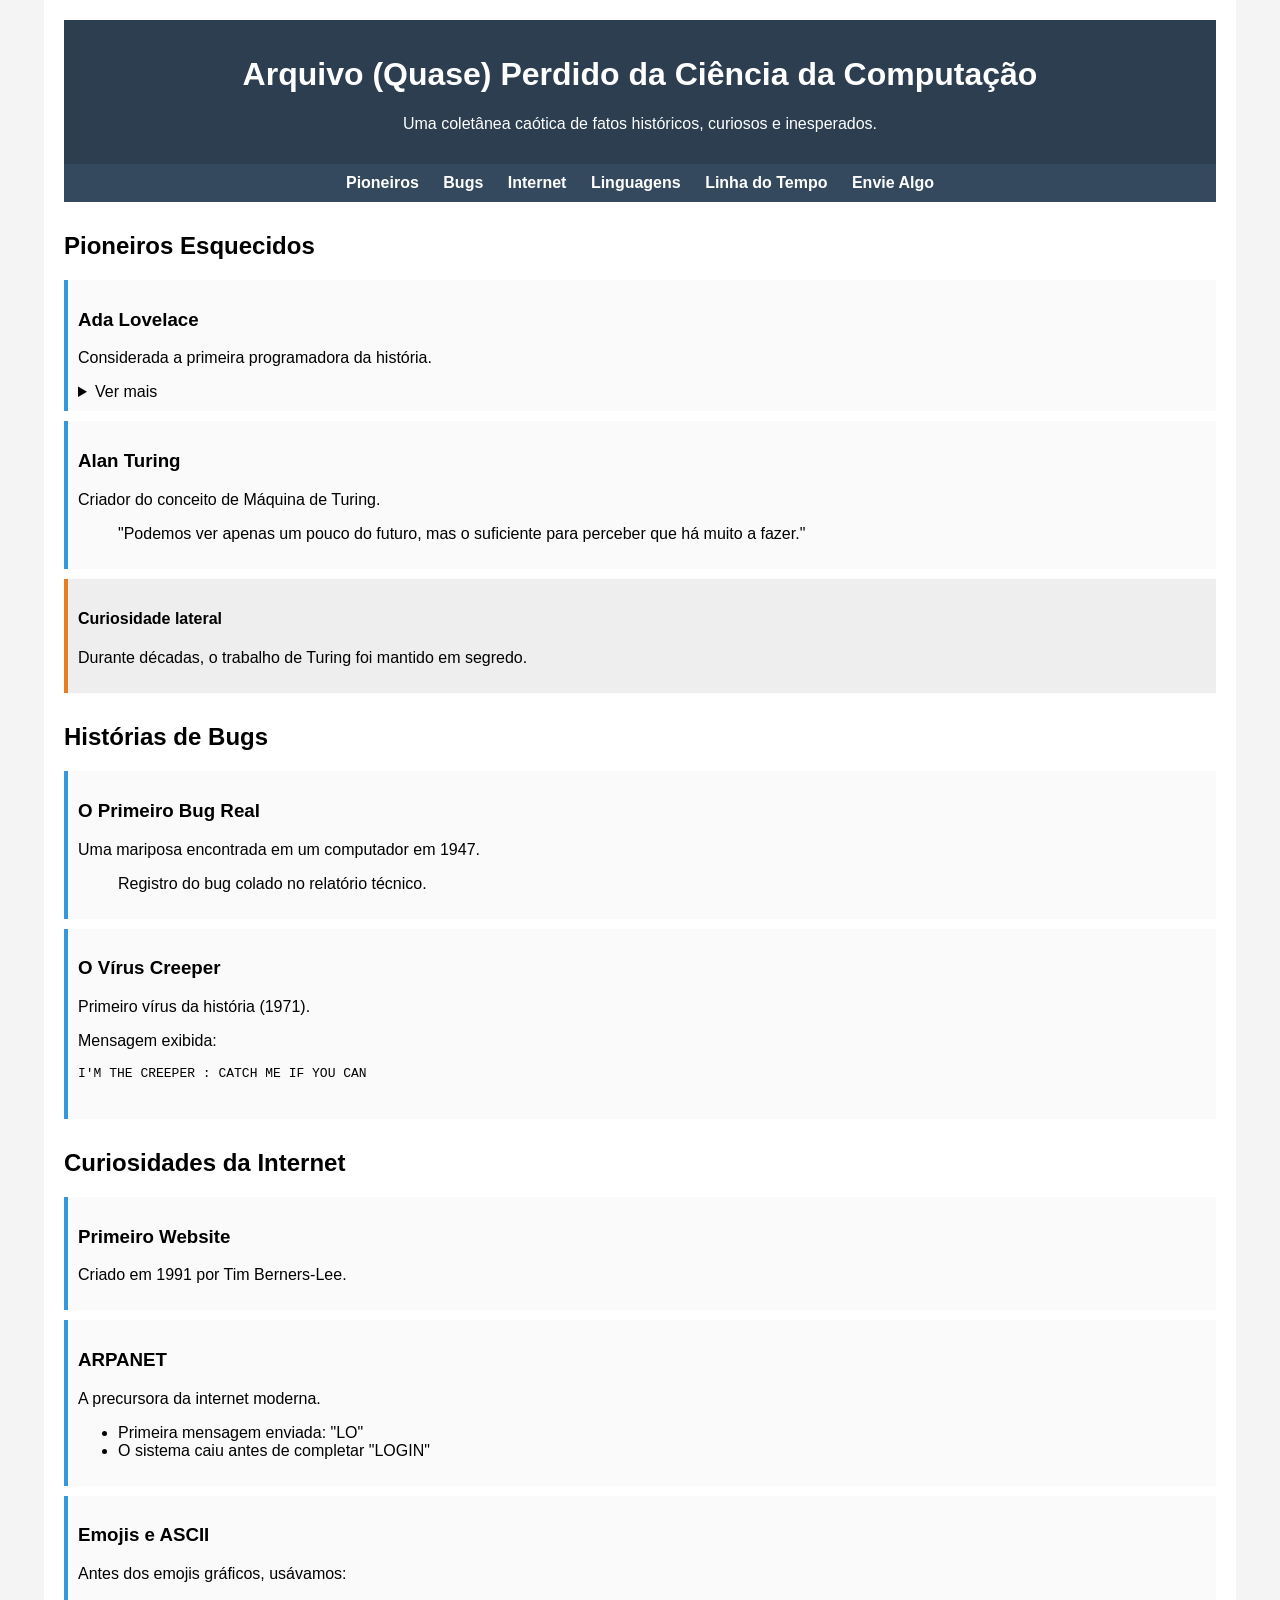
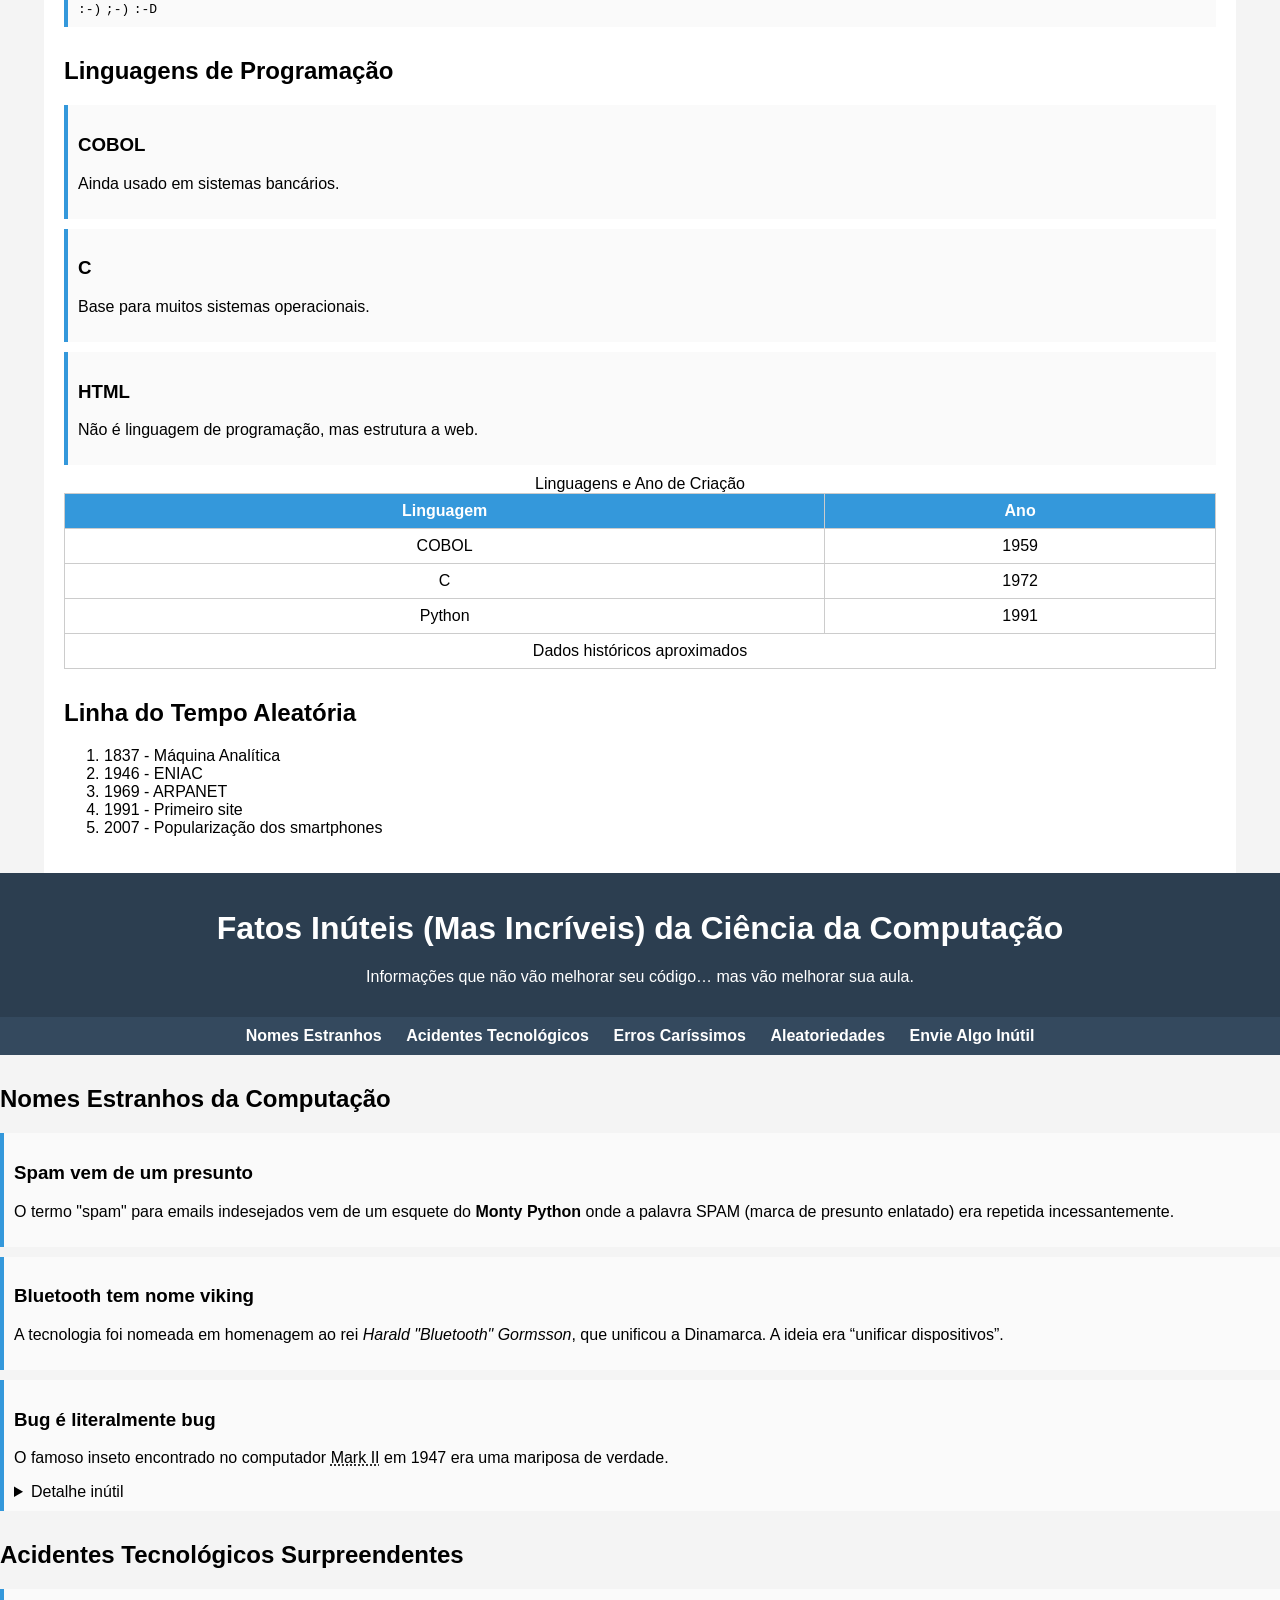
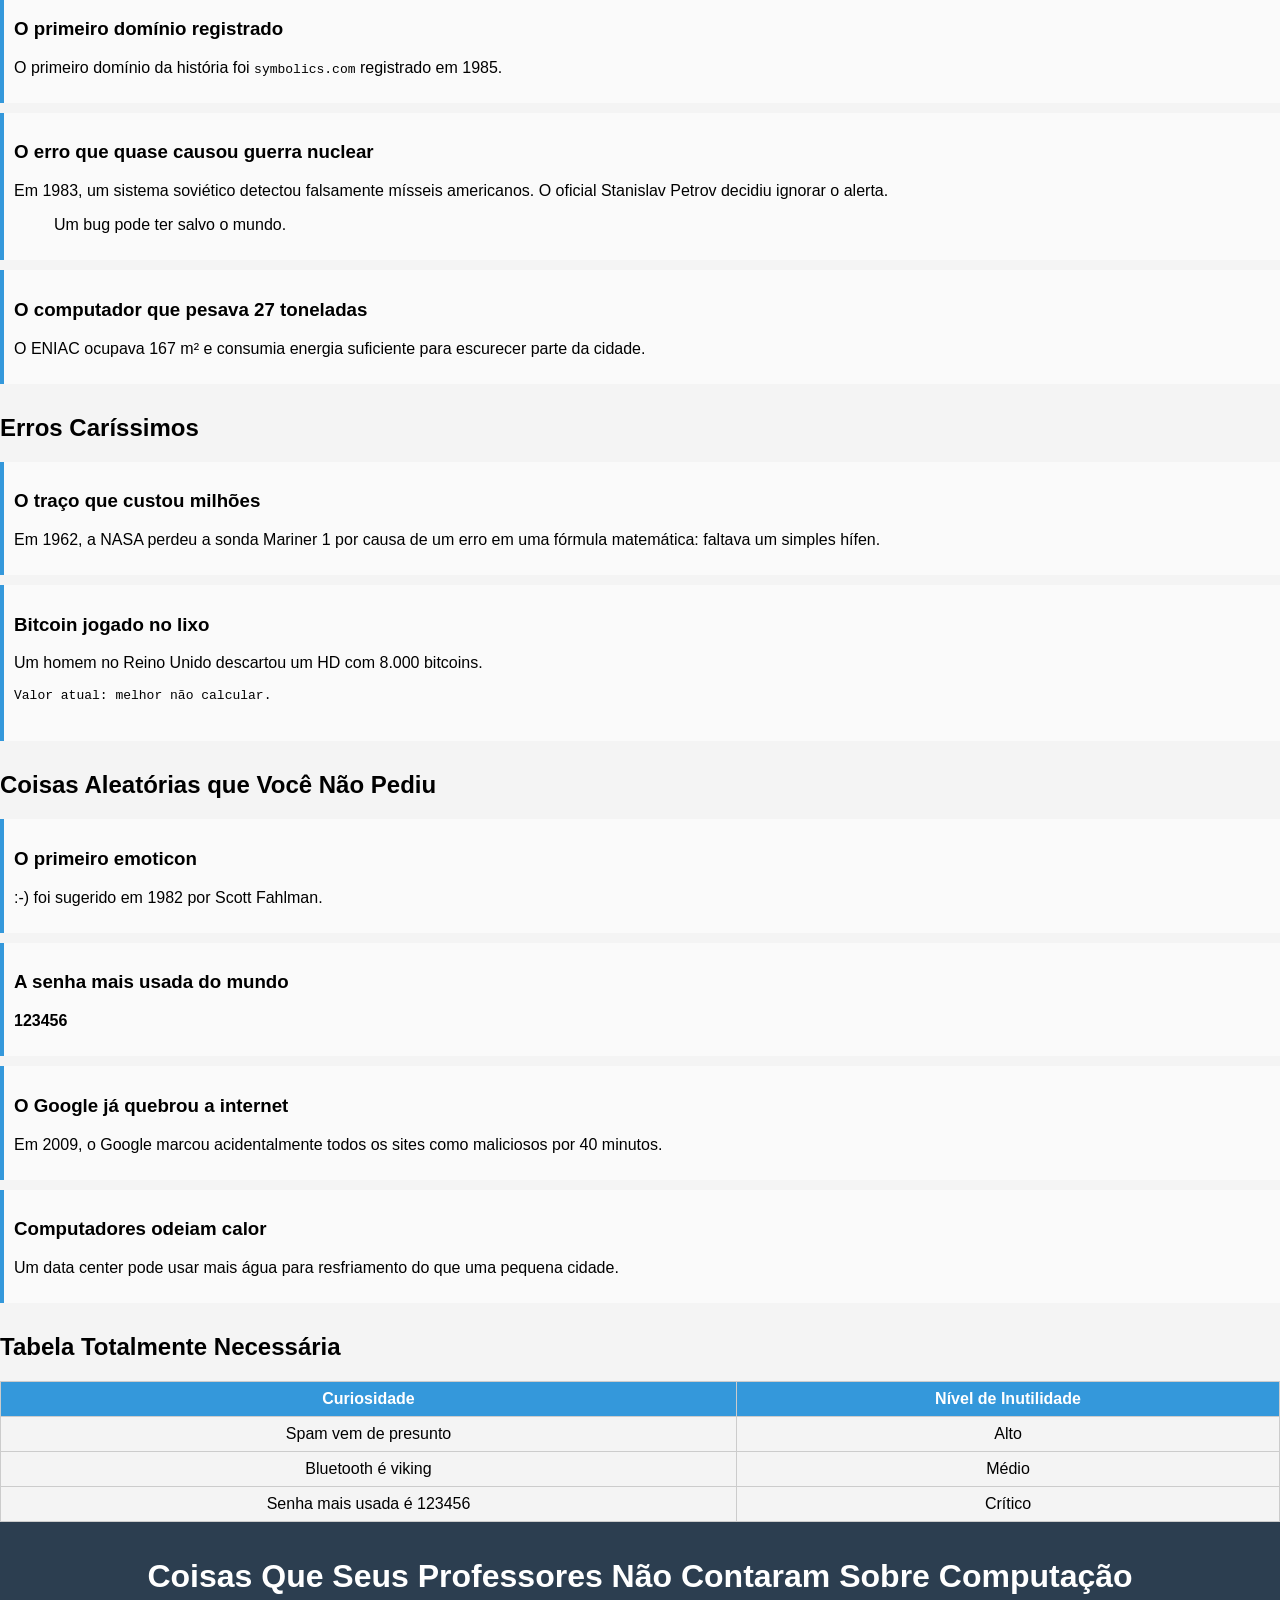
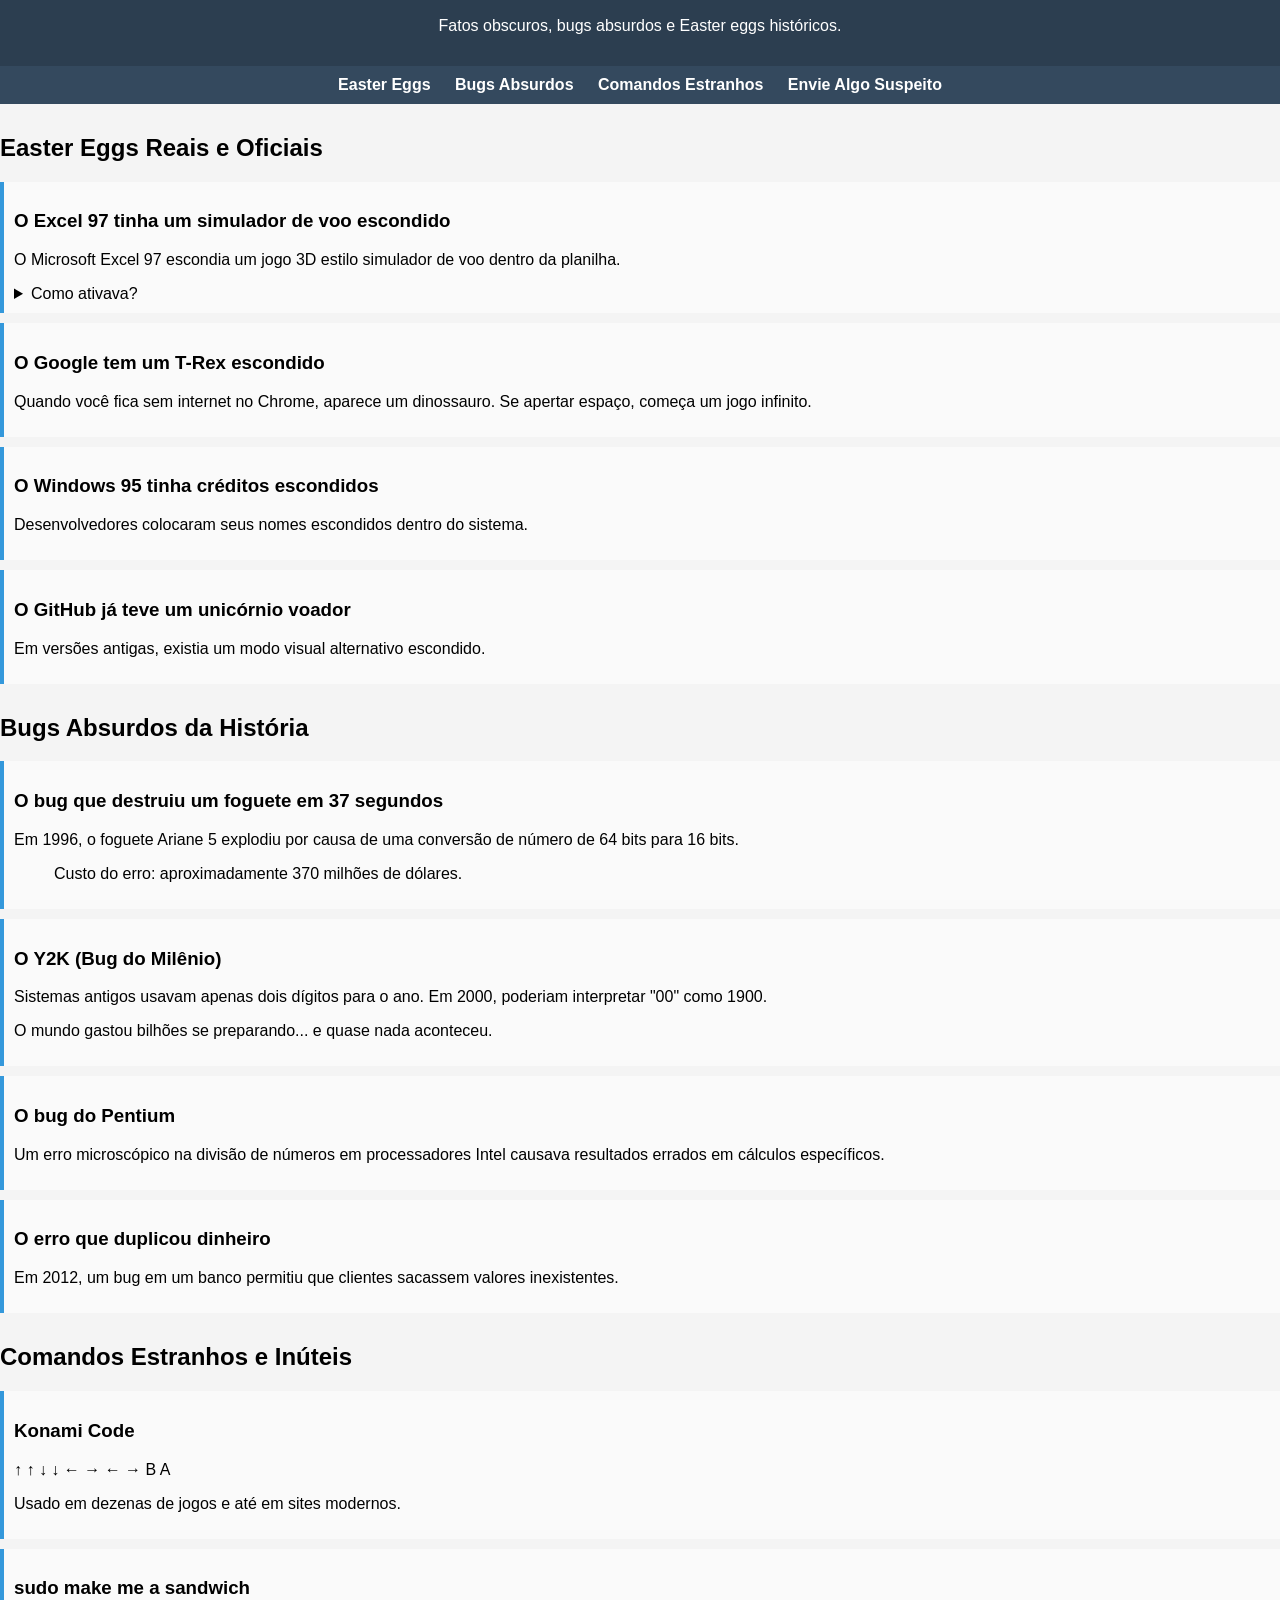
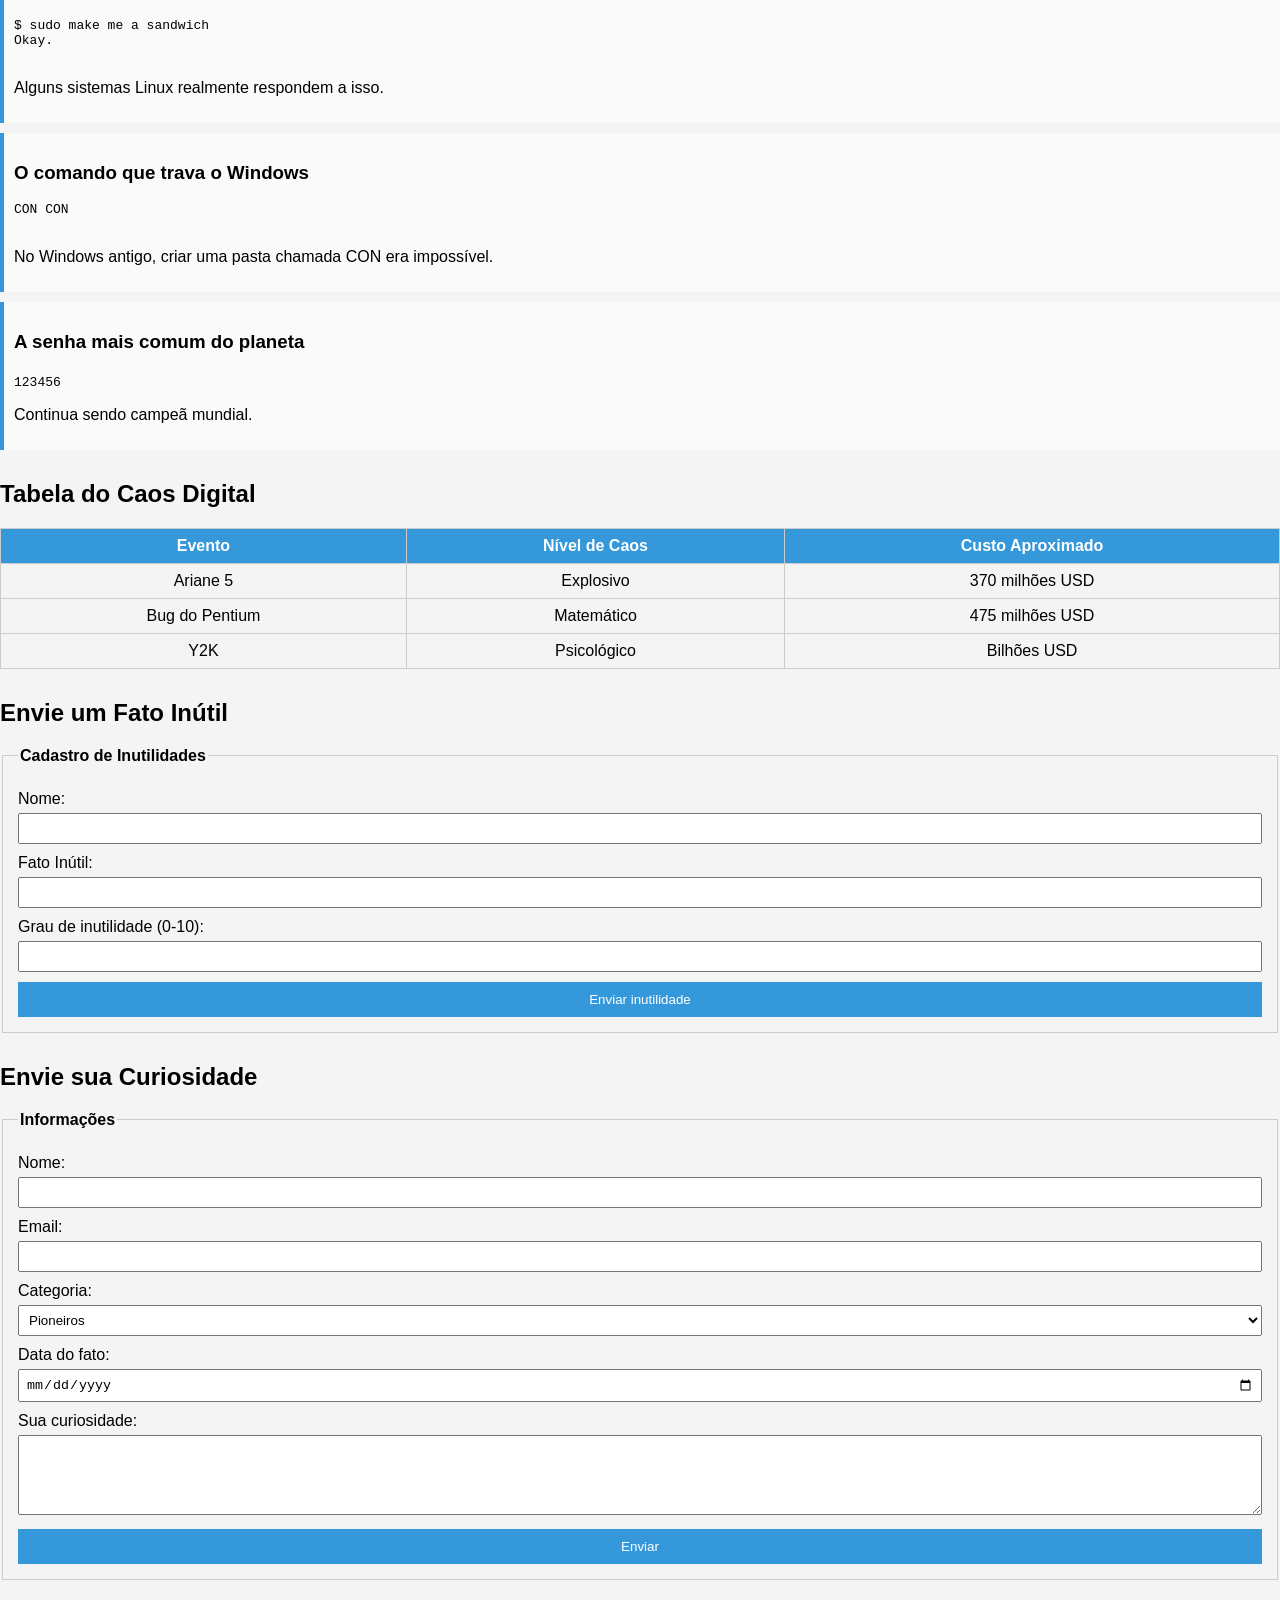
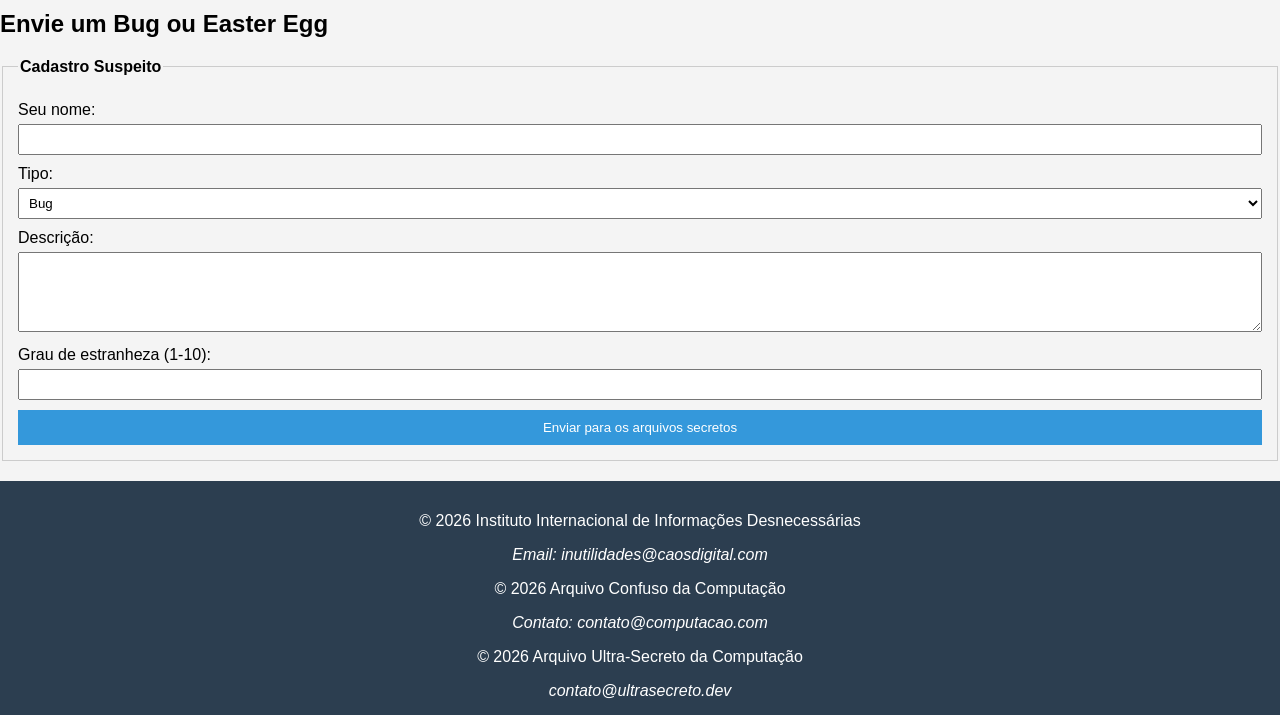
<file: css1.html>
<!DOCTYPE html>
<html lang="pt-br">
<head>
    
    <meta charset="UTF-8">
    <meta name="description" content="Curiosidades e fatos históricos da Ciência da Computação">
    <meta name="author" content="Portal Computação">
    <meta name="viewport" content="width=device-width, initial-scale=1.0">
    <title>Arquivo Confuso da Computação</title>

    <style>
        body{
    font-family: Arial, Helvetica, sans-serif;
    background-color: #f4f4f4;
    margin: 0;
    padding: 0;
}

/* Área principal */
#pagina{
    width: 90%;
    margin: auto;
    background: white;
    padding: 20px;
}

/* Cabeçalhos */
header{
    background-color: #2c3e50;
    color: white;
    padding: 15px;
    text-align: center;
}

/* Menu */
nav{
    background-color: #34495e;
}

nav ul{
    list-style: none;
    margin: 0;
    padding: 10px;
    text-align: center;
}

nav ul li{
    display: inline;
    margin: 0 10px;
}

nav ul li a{
    color: white;
    text-decoration: none;
    font-weight: bold;
}

nav ul li a:hover{
    text-decoration: underline;
}

/* Seções */
section{
    margin-top: 30px;
}

/* Artigos */
article{
    background: #fafafa;
    padding: 10px;
    margin-top: 10px;
    border-left: 4px solid #3498db;
}

/* Aside */
aside{
    background: #eee;
    padding: 10px;
    margin-top: 10px;
    border-left: 4px solid #e67e22;
}

/* Tabelas */
table{
    width: 100%;
    border-collapse: collapse;
    margin-top: 10px;
}

table th, table td{
    border: 1px solid #ccc;
    padding: 8px;
    text-align: center;
}

table th{
    background-color: #3498db;
    color: white;
}

/* Formulários */
form{
    margin-top: 10px;
}

fieldset{
    border: 1px solid #ccc;
    padding: 15px;
}

legend{
    font-weight: bold;
}

label{
    display: block;
    margin-top: 10px;
}

input, textarea, select{
    width: 100%;
    padding: 6px;
    margin-top: 5px;
    box-sizing: border-box;
}

textarea{
    height: 80px;
}

/* Botões */
input[type="submit"]{
    background-color: #3498db;
    color: white;
    border: none;
    padding: 10px;
    margin-top: 10px;
    cursor: pointer;
}

input[type="submit"]:hover{
    background-color: #2980b9;
}

/* Rodapé */
footer{
    background-color: #2c3e50;
    color: white;
    text-align: center;
    padding: 15px;
    margin-top: 20px;
}
    </style>
</head>

<body>

<div id="pagina">

    <header id="topo">
        <h1>Arquivo (Quase) Perdido da Ciência da Computação</h1>
        <p>Uma coletânea caótica de fatos históricos, curiosos e inesperados.</p>
    </header>

    <nav id="menu-principal">
        <ul>
            <li><a href="#pioneiros">Pioneiros</a></li>
            <li><a href="#bugs">Bugs</a></li>
            <li><a href="#internet">Internet</a></li>
            <li><a href="#linguagens">Linguagens</a></li>
            <li><a href="#linha-do-tempo">Linha do Tempo</a></li>
            <li><a href="#formulario">Envie Algo</a></li>
        </ul>
    </nav>

    <main>

        <section id="pioneiros">
            <h2>Pioneiros Esquecidos</h2>

            <article>
                <h3>Ada Lovelace</h3>
                <p>Considerada a primeira programadora da história.</p>
                <details>
                    <summary>Ver mais</summary>
                    <p>Ela escreveu um algoritmo para a Máquina Analítica no século XIX.</p>
                </details>
            </article>

            <article>
                <h3>Alan Turing</h3>
                <p>Criador do conceito de Máquina de Turing.</p>
                <blockquote>
                    "Podemos ver apenas um pouco do futuro, mas o suficiente para perceber que há muito a fazer."
                </blockquote>
            </article>

            <aside>
                <h4>Curiosidade lateral</h4>
                <p>Durante décadas, o trabalho de Turing foi mantido em segredo.</p>
            </aside>
        </section>

        <section id="bugs">
            <h2>Histórias de Bugs</h2>

            <article>
                <h3>O Primeiro Bug Real</h3>
                <p>Uma mariposa encontrada em um computador em 1947.</p>
                <figure>
                    <figcaption>Registro do bug colado no relatório técnico.</figcaption>
                </figure>
            </article>

            <article>
                <h3>O Vírus Creeper</h3>
                <p>Primeiro vírus da história (1971).</p>
                <p>Mensagem exibida:</p>
                <pre>
I'M THE CREEPER : CATCH ME IF YOU CAN
                </pre>
            </article>
        </section>

        <section id="internet">
            <h2>Curiosidades da Internet</h2>

            <article>
                <h3>Primeiro Website</h3>
                <p>Criado em 1991 por Tim Berners-Lee.</p>
            </article>

            <article>
                <h3>ARPANET</h3>
                <p>A precursora da internet moderna.</p>
                <ul>
                    <li>Primeira mensagem enviada: "LO"</li>
                    <li>O sistema caiu antes de completar "LOGIN"</li>
                </ul>
            </article>

            <article>
                <h3>Emojis e ASCII</h3>
                <p>Antes dos emojis gráficos, usávamos:</p>
                <code>:-)</code>
                <code>;-)</code>
                <code>:-D</code>
            </article>
        </section>

        <section id="linguagens">
            <h2>Linguagens de Programação</h2>

            <article>
                <h3>COBOL</h3>
                <p>Ainda usado em sistemas bancários.</p>
            </article>

            <article>
                <h3>C</h3>
                <p>Base para muitos sistemas operacionais.</p>
            </article>

            <article>
                <h3>HTML</h3>
                <p>Não é linguagem de programação, mas estrutura a web.</p>
            </article>

            <div>
                <table border="1">
                    <caption>Linguagens e Ano de Criação</caption>
                    <thead>
                        <tr>
                            <th>Linguagem</th>
                            <th>Ano</th>
                        </tr>
                    </thead>
                    <tbody>
                        <tr>
                            <td>COBOL</td>
                            <td>1959</td>
                        </tr>
                        <tr>
                            <td>C</td>
                            <td>1972</td>
                        </tr>
                        <tr>
                            <td>Python</td>
                            <td>1991</td>
                        </tr>
                    </tbody>
                    <tfoot>
                        <tr>
                            <td colspan="2">Dados históricos aproximados</td>
                        </tr>
                    </tfoot>
                </table>
            </div>
        </section>

        <section id="linha-do-tempo">
            <h2>Linha do Tempo Aleatória</h2>

            <ol>
                <li>1837 - Máquina Analítica</li>
                <li>1946 - ENIAC</li>
                <li>1969 - ARPANET</li>
                <li>1991 - Primeiro site</li>
                <li>2007 - Popularização dos smartphones</li>
            </ol>
        </section>


</div>


<header>
    <h1>Fatos Inúteis (Mas Incríveis) da Ciência da Computação</h1>
    <p>Informações que não vão melhorar seu código… mas vão melhorar sua aula.</p>
</header>

<nav>
    <ul>
        <li><a href="#nomes">Nomes Estranhos</a></li>
        <li><a href="#acidentes">Acidentes Tecnológicos</a></li>
        <li><a href="#dinheiro">Erros Caríssimos</a></li>
        <li><a href="#aleatorio">Aleatoriedades</a></li>
        <li><a href="#form">Envie Algo Inútil</a></li>
    </ul>
</nav>



<section id="nomes">
    <h2>Nomes Estranhos da Computação</h2>

    <article>
        <h3>Spam vem de um presunto</h3>
        <p>
            O termo "spam" para emails indesejados vem de um esquete do 
            <strong>Monty Python</strong> onde a palavra SPAM (marca de presunto enlatado) 
            era repetida incessantemente.
        </p>
    </article>

    <article>
        <h3>Bluetooth tem nome viking</h3>
        <p>
            A tecnologia foi nomeada em homenagem ao rei 
            <em>Harald "Bluetooth" Gormsson</em>, que unificou a Dinamarca.
            A ideia era “unificar dispositivos”.
        </p>
    </article>

    <article>
        <h3>Bug é literalmente bug</h3>
        <p>
            O famoso inseto encontrado no computador 
            <abbr title="Harvard Mark II">Mark II</abbr> em 1947 
            era uma mariposa de verdade.
        </p>
        <details>
            <summary>Detalhe inútil</summary>
            <p>O inseto ainda está preservado em um museu.</p>
        </details>
    </article>

</section>


<section id="acidentes">

    <h2>Acidentes Tecnológicos Surpreendentes</h2>

    <article>
        <h3>O primeiro domínio registrado</h3>
        <p>
            O primeiro domínio da história foi 
            <code>symbolics.com</code> registrado em 1985.
        </p>
    </article>

    <article>
        <h3>O erro que quase causou guerra nuclear</h3>
        <p>
            Em 1983, um sistema soviético detectou falsamente mísseis americanos.
            O oficial Stanislav Petrov decidiu ignorar o alerta.
        </p>
        <blockquote>
            Um bug pode ter salvo o mundo.
        </blockquote>
    </article>

    <article>
        <h3>O computador que pesava 27 toneladas</h3>
        <p>
            O ENIAC ocupava 167 m² e consumia energia suficiente para escurecer parte da cidade.
        </p>
    </article>

</section>


<section id="dinheiro">

    <h2>Erros Caríssimos</h2>

    <article>
        <h3>O traço que custou milhões</h3>
        <p>
            Em 1962, a NASA perdeu a sonda Mariner 1 por causa de um erro em uma fórmula matemática:
            faltava um simples hífen.
        </p>
    </article>

    <article>
        <h3>Bitcoin jogado no lixo</h3>
        <p>
            Um homem no Reino Unido descartou um HD com 8.000 bitcoins.
        </p>
        <pre>
Valor atual: melhor não calcular.
        </pre>
    </article>

</section>


<section id="aleatorio">

    <h2>Coisas Aleatórias que Você Não Pediu</h2>

    <article>
        <h3>O primeiro emoticon</h3>
        <p>
            :-) foi sugerido em 1982 por Scott Fahlman.
        </p>
    </article>

    <article>
        <h3>A senha mais usada do mundo</h3>
        <p><strong>123456</strong></p>
    </article>

    <article>
        <h3>O Google já quebrou a internet</h3>
        <p>
            Em 2009, o Google marcou acidentalmente todos os sites como maliciosos por 40 minutos.
        </p>
    </article>

    <article>
        <h3>Computadores odeiam calor</h3>
        <p>
            Um data center pode usar mais água para resfriamento do que uma pequena cidade.
        </p>
    </article>

</section>


<section>

    <h2>Tabela Totalmente Necessária</h2>

    <table border="1">
        <tr>
            <th>Curiosidade</th>
            <th>Nível de Inutilidade</th>
        </tr>
        <tr>
            <td>Spam vem de presunto</td>
            <td>Alto</td>
        </tr>
        <tr>
            <td>Bluetooth é viking</td>
            <td>Médio</td>
        </tr>
        <tr>
            <td>Senha mais usada é 123456</td>
            <td>Crítico</td>
        </tr>
    </table>

</section>

<header>
    <h1>Coisas Que Seus Professores Não Contaram Sobre Computação</h1>
    <p>Fatos obscuros, bugs absurdos e Easter eggs históricos.</p>
</header>

<nav>
    <ul>
        <li><a href="#easter-eggs">Easter Eggs</a></li>
        <li><a href="#bugs-absurdos">Bugs Absurdos</a></li>
        <li><a href="#comandos-secretos">Comandos Estranhos</a></li>
        <li><a href="#formulario-secreto">Envie Algo Suspeito</a></li>
    </ul>
</nav>


<section id="easter-eggs">

    <h2>Easter Eggs Reais e Oficiais</h2>

    <article>
        <h3>O Excel 97 tinha um simulador de voo escondido</h3>
        <p>
            O Microsoft Excel 97 escondia um jogo 3D estilo simulador de voo 
            dentro da planilha.
        </p>
        <details>
            <summary>Como ativava?</summary>
            <p>Era preciso selecionar células específicas e usar combinações absurdas de teclado.</p>
        </details>
    </article>

    <article>
        <h3>O Google tem um T-Rex escondido</h3>
        <p>
            Quando você fica sem internet no Chrome, aparece um dinossauro.
            Se apertar espaço, começa um jogo infinito.
        </p>
    </article>

    <article>
        <h3>O Windows 95 tinha créditos escondidos</h3>
        <p>
            Desenvolvedores colocaram seus nomes escondidos dentro do sistema.
        </p>
    </article>

    <article>
        <h3>O GitHub já teve um unicórnio voador</h3>
        <p>
            Em versões antigas, existia um modo visual alternativo escondido.
        </p>
    </article>

</section>



<section id="bugs-absurdos">

    <h2>Bugs Absurdos da História</h2>

    <article>
        <h3>O bug que destruiu um foguete em 37 segundos</h3>
        <p>
            Em 1996, o foguete Ariane 5 explodiu por causa de uma conversão de número
            de 64 bits para 16 bits.
        </p>
        <blockquote>
            Custo do erro: aproximadamente 370 milhões de dólares.
        </blockquote>
    </article>

    <article>
        <h3>O Y2K (Bug do Milênio)</h3>
        <p>
            Sistemas antigos usavam apenas dois dígitos para o ano.
            Em 2000, poderiam interpretar "00" como 1900.
        </p>
        <p>
            O mundo gastou bilhões se preparando... e quase nada aconteceu.
        </p>
    </article>

    <article>
        <h3>O bug do Pentium</h3>
        <p>
            Um erro microscópico na divisão de números em processadores Intel
            causava resultados errados em cálculos específicos.
        </p>
    </article>

    <article>
        <h3>O erro que duplicou dinheiro</h3>
        <p>
            Em 2012, um bug em um banco permitiu que clientes sacassem valores inexistentes.
        </p>
    </article>

</section>



<section id="comandos-secretos">

    <h2>Comandos Estranhos e Inúteis</h2>

    <article>
        <h3>Konami Code</h3>
        <p>
            ↑ ↑ ↓ ↓ ← → ← → B A
        </p>
        <p>
            Usado em dezenas de jogos e até em sites modernos.
        </p>
    </article>

    <article>
        <h3>sudo make me a sandwich</h3>
        <pre>
$ sudo make me a sandwich
Okay.
        </pre>
        <p>Alguns sistemas Linux realmente respondem a isso.</p>
    </article>

    <article>
        <h3>O comando que trava o Windows</h3>
        <pre>
CON CON
        </pre>
        <p>
            No Windows antigo, criar uma pasta chamada CON era impossível.
        </p>
    </article>

    <article>
        <h3>A senha mais comum do planeta</h3>
        <code>123456</code>
        <p>
            Continua sendo campeã mundial.
        </p>
    </article>

</section>



<section>

    <h2>Tabela do Caos Digital</h2>

    <table border="1">
        <tr>
            <th>Evento</th>
            <th>Nível de Caos</th>
            <th>Custo Aproximado</th>
        </tr>
        <tr>
            <td>Ariane 5</td>
            <td>Explosivo</td>
            <td>370 milhões USD</td>
        </tr>
        <tr>
            <td>Bug do Pentium</td>
            <td>Matemático</td>
            <td>475 milhões USD</td>
        </tr>
        <tr>
            <td>Y2K</td>
            <td>Psicológico</td>
            <td>Bilhões USD</td>
        </tr>
    </table>

</section>


<section id="form">

    <h2>Envie um Fato Inútil</h2>

    <form>
        <fieldset>
            <legend>Cadastro de Inutilidades</legend>

            <label>Nome:</label>
            <input type="text" name="nome">

            <label>Fato Inútil:</label>
            <input type="text" name="fato">

            <label>Grau de inutilidade (0-10):</label>
            <input type="number" name="grau" min="0" max="10">

            <input type="submit" value="Enviar inutilidade">
        </fieldset>
    </form>
    
</section>
 <section id="formulario">
            <h2>Envie sua Curiosidade</h2>

            <form>
                <fieldset>
                    <legend>Informações</legend>

                    <label>Nome:</label>
                    <input type="text" name="nome">

                    <label>Email:</label>
                    <input type="email" name="email">

                    <label>Categoria:</label>
                    <select name="categoria">
                        <option>Pioneiros</option>
                        <option>Bugs</option>
                        <option>Internet</option>
                        <option>Linguagens</option>
                    </select>

                    <label>Data do fato:</label>
                    <input type="date" name="data">

                    <label>Sua curiosidade:</label>
                    <textarea name="curiosidade"></textarea>

                    <input type="submit" value="Enviar">
                </fieldset>
            </form>
        </section>

    
<section id="formulario-secreto">

    <h2>Envie um Bug ou Easter Egg</h2>

    <form>
        <fieldset>
            <legend>Cadastro Suspeito</legend>

            <label>Seu nome:</label>
            <input type="text" name="nome">

            <label>Tipo:</label>
            <select name="tipo">
                <option>Bug</option>
                <option>Easter Egg</option>
                <option>Comando estranho</option>
            </select>

            <label>Descrição:</label>
            <textarea name="descricao"></textarea>

            <label>Grau de estranheza (1-10):</label>
            <input type="number" min="1" max="10">

            <input type="submit" value="Enviar para os arquivos secretos">
        </fieldset>
    </form>

</section>


</main>
</body>
<footer>
    <p>© 2026 Instituto Internacional de Informações Desnecessárias</p>
    <address>Email: inutilidades@caosdigital.com</address>
      <p>&copy; 2026 Arquivo Confuso da Computação</p>
        <address>
            Contato: contato@computacao.com
        </address>
         <p>© 2026 Arquivo Ultra-Secreto da Computação</p>
    <address>contato@ultrasecreto.dev</address>
</footer>

</div>

</body>
</html>
</file>
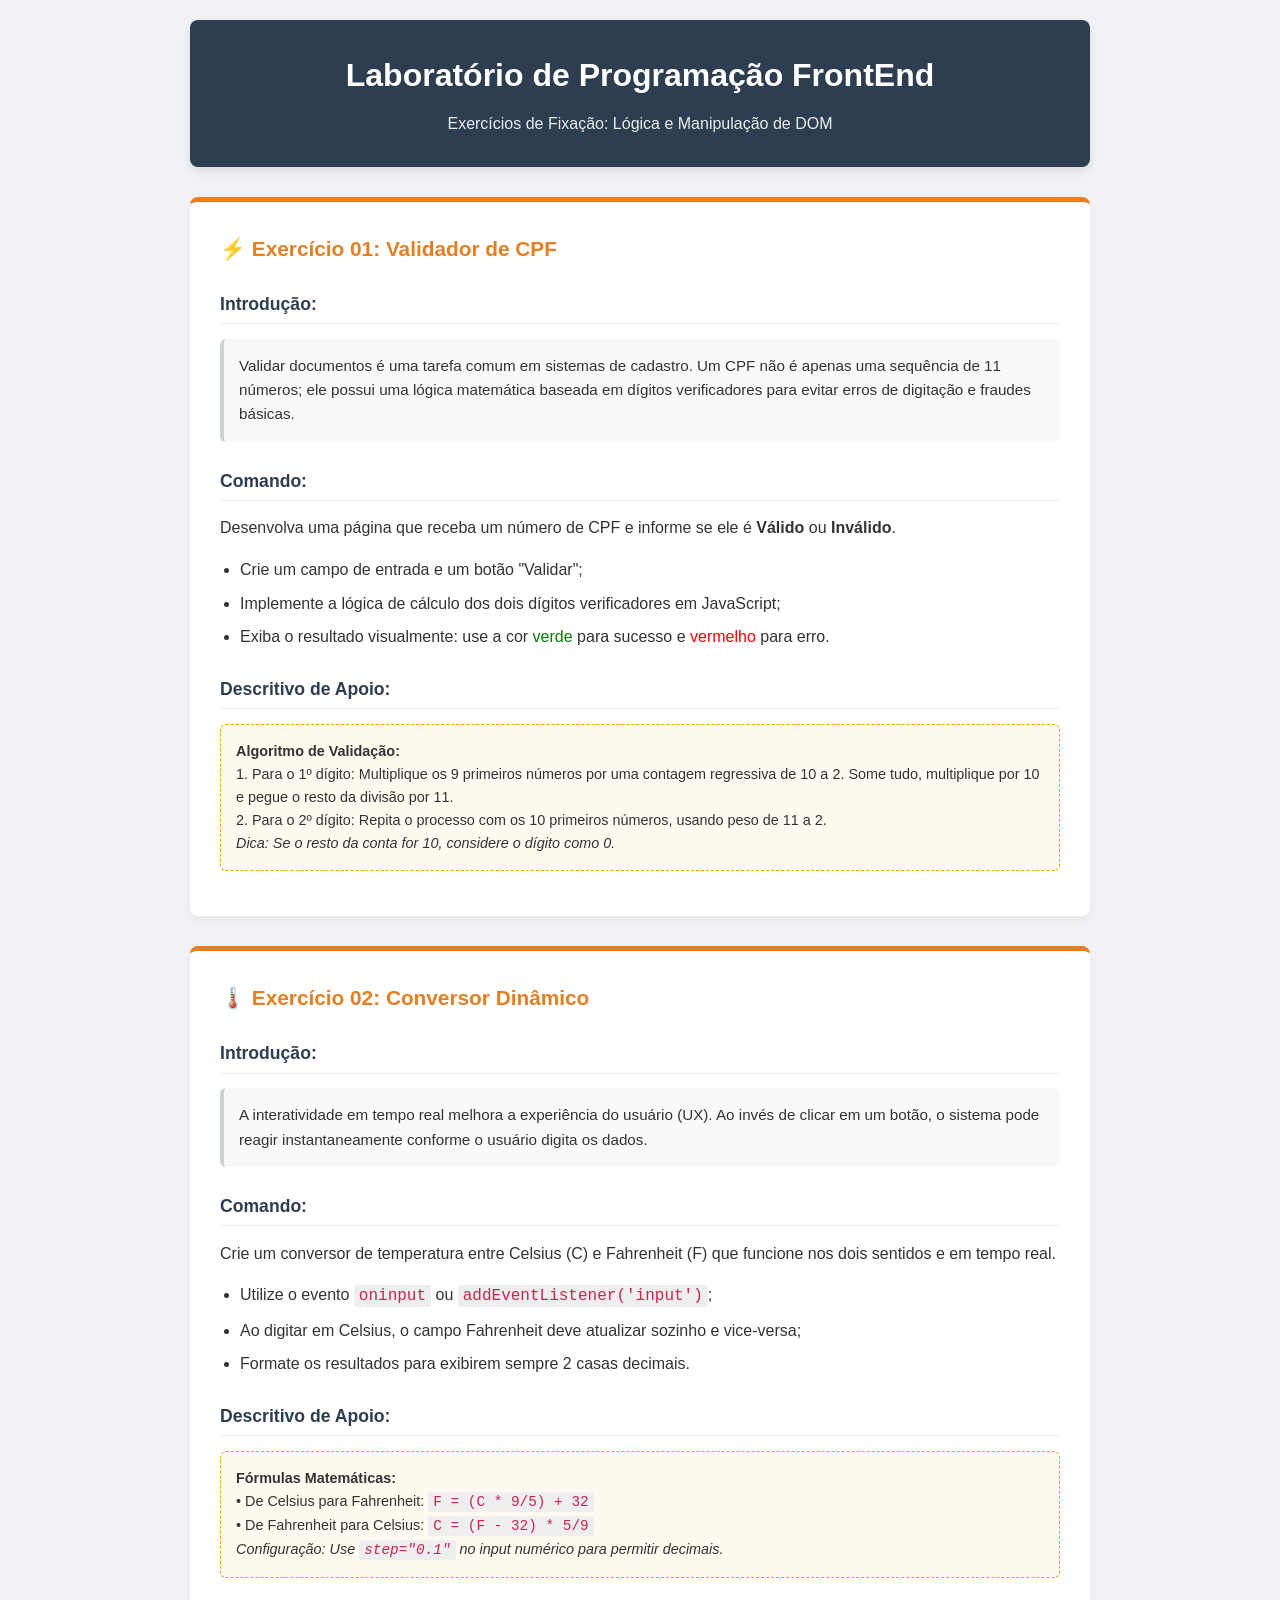
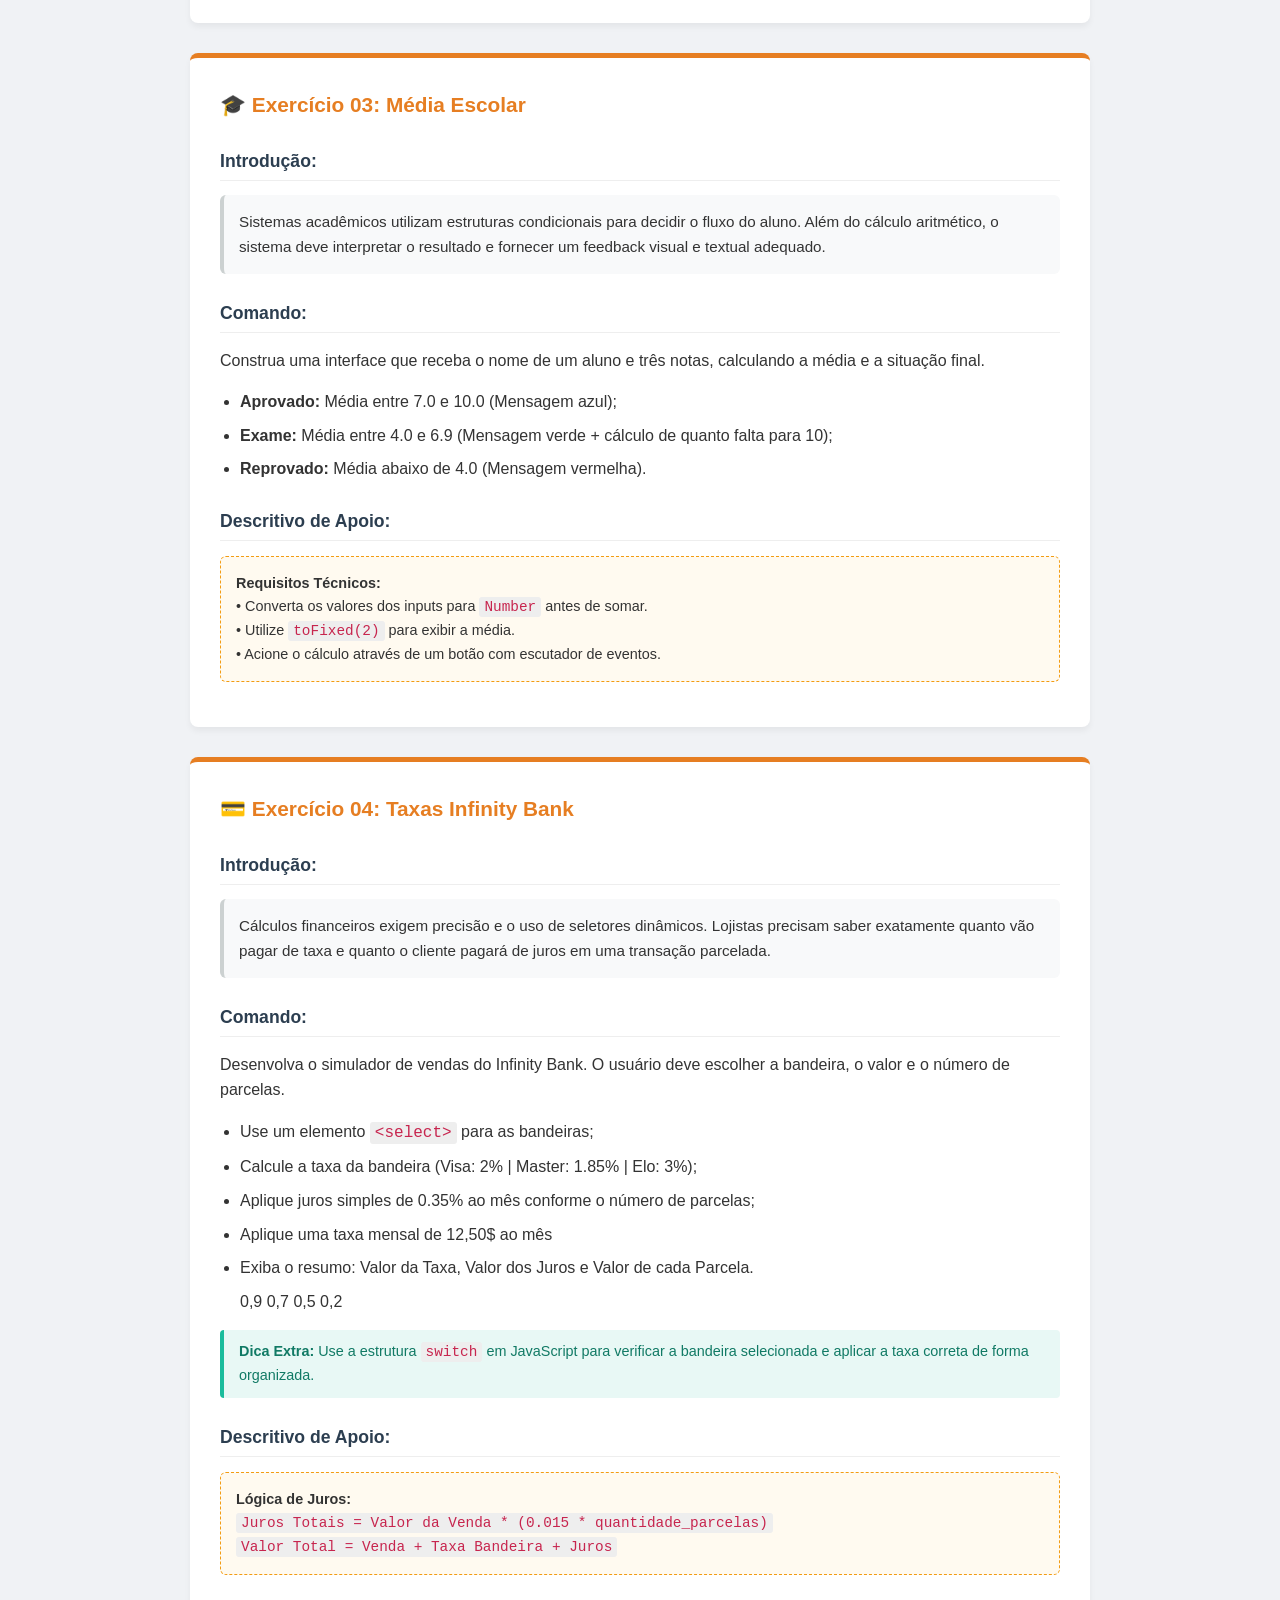
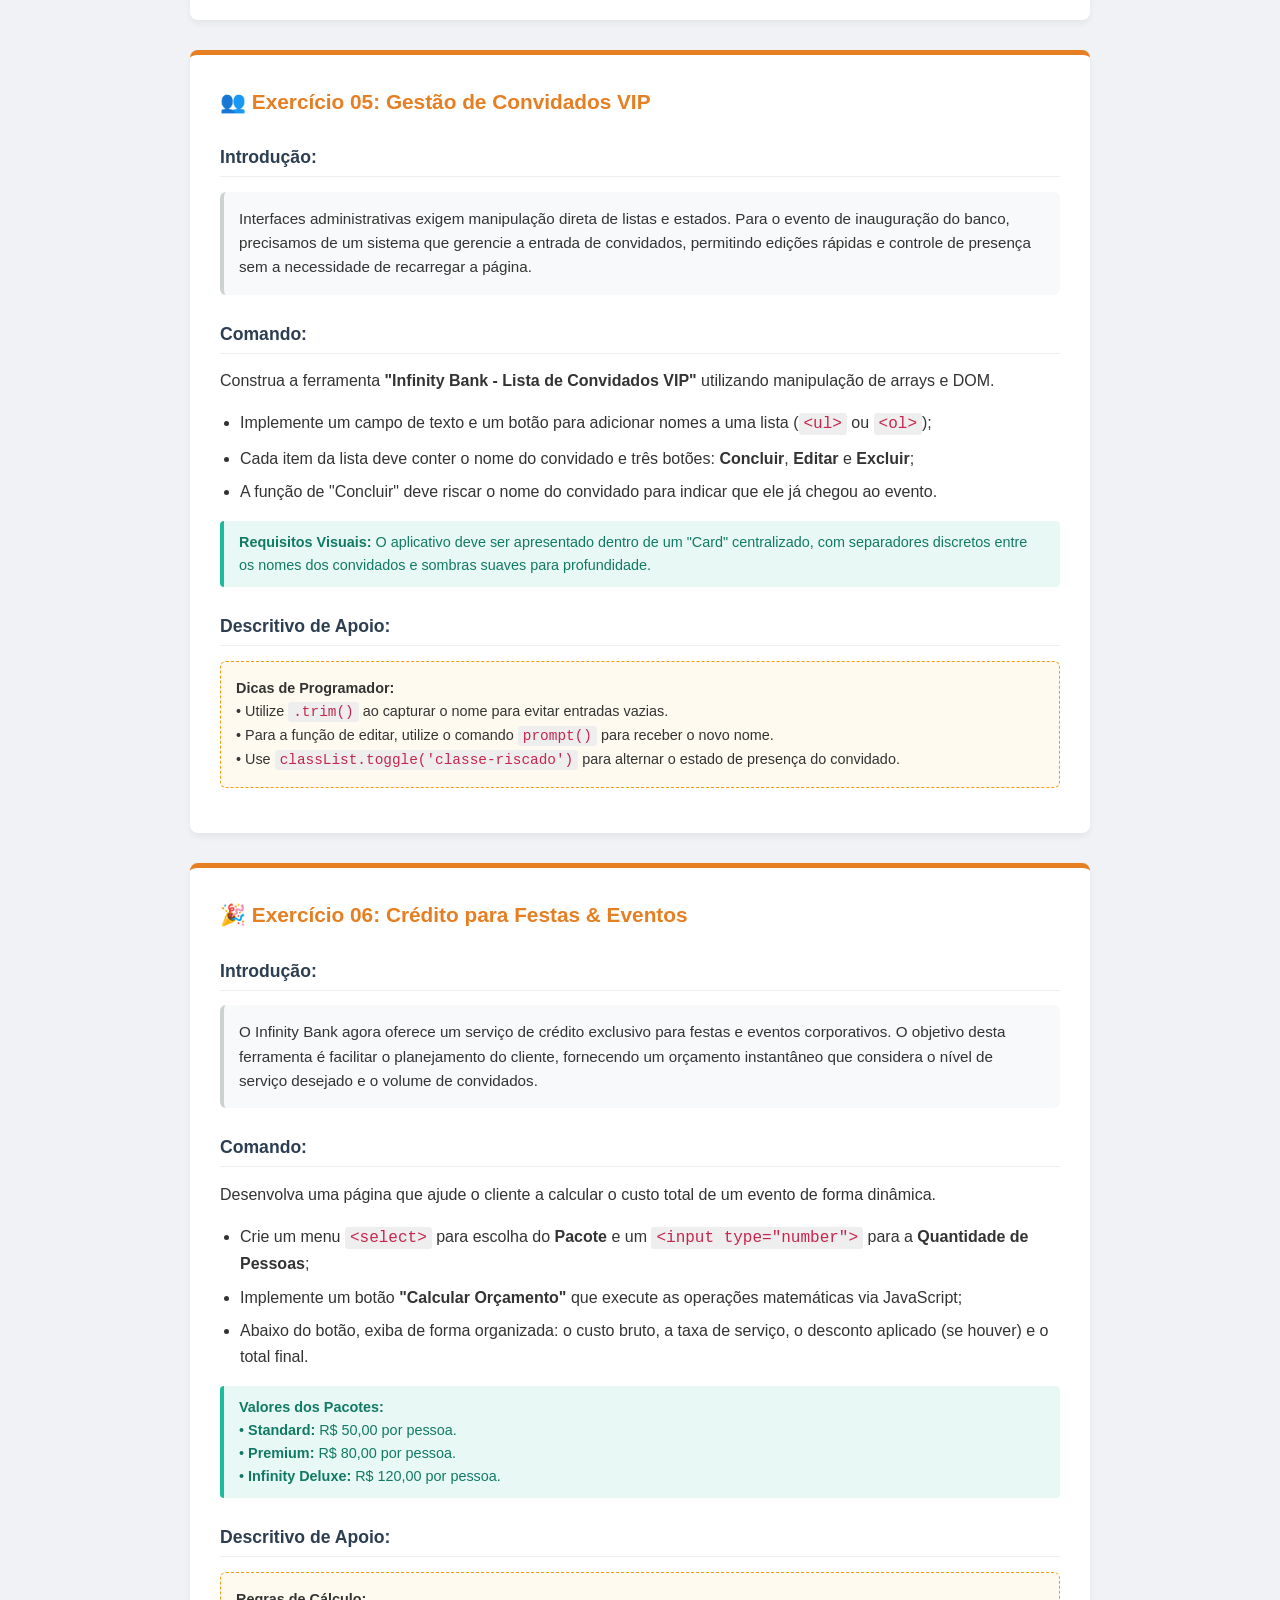
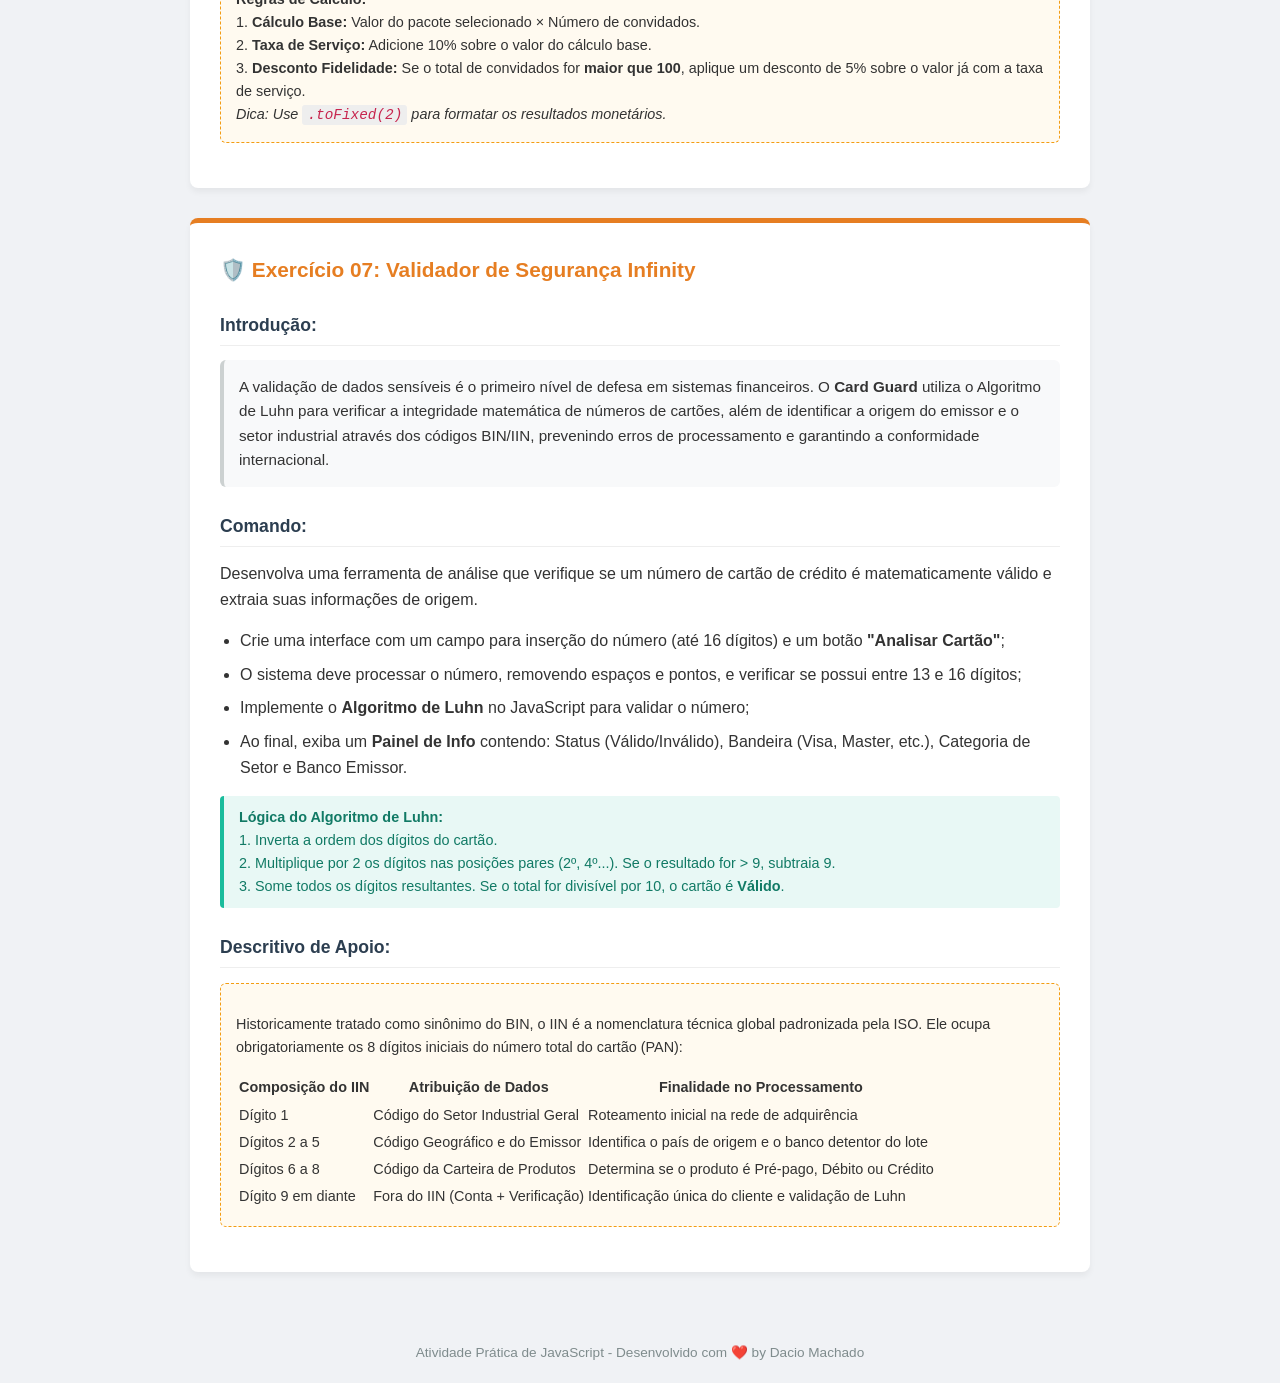
<file: lista.html>
<!DOCTYPE html>
<html lang="pt-br">
<head>
    <meta charset="UTF-8">
    <meta name="viewport" content="width=device-width, initial-scale=1.0">
    <title>Atividade Prática: Lógica com JavaScript</title>
    <style>
        :root {
            --primary-color: #2c3e50;
            --accent-color: #e67e22; /* Cor diferente da prova para diferenciar */
            --bg-color: #f0f2f5;
            --card-bg: #ffffff;
            --text-color: #333;
        }

        body {
            font-family: 'Segoe UI', Tahoma, Geneva, Verdana, sans-serif;
            background-color: var(--bg-color);
            color: var(--text-color);
            line-height: 1.6;
            margin: 0;
            padding: 20px;
        }

        .container {
            max-width: 900px;
            margin: 0 auto;
        }

        header {
            text-align: center;
            padding: 30px 0;
            background: var(--primary-color);
            color: white;
            border-radius: 8px;
            margin-bottom: 30px;
            box-shadow: 0 4px 10px rgba(0,0,0,0.1);
        }

        header h1 { margin: 0; font-size: 2em; }
        header p { margin: 10px 0 0; opacity: 0.9; }

        .question-card {
            background: var(--card-bg);
            padding: 30px;
            border-radius: 8px;
            box-shadow: 0 4px 6px rgba(0,0,0,0.05);
            margin-bottom: 30px;
            border-top: 5px solid var(--accent-color);
        }

        .question-header {
            font-weight: bold;
            font-size: 1.3em;
            color: var(--accent-color);
            margin-bottom: 15px;
            display: flex;
            align-items: center;
        }

        h2 {
            font-size: 1.1em;
            color: var(--primary-color);
            margin-top: 25px;
            border-bottom: 1px solid #eee;
            padding-bottom: 5px;
        }

        .intro-box {
            background-color: #f8f9fa;
            padding: 15px;
            border-radius: 6px;
            border-left: 4px solid #ccd1d1;
            font-size: 0.95em;
        }

        .descritivo-apoio {
            background-color: #fffaf0;
            padding: 15px;
            margin: 15px 0;
            border-radius: 6px;
            border: 1px dashed #f39c12;
            font-size: 0.9em;
        }

        .comando {
            font-weight: 500;
        }

        .item-destaque {
            background-color: #e8f8f5;
            padding: 10px 15px;
            margin: 15px 0;
            border-radius: 4px;
            font-size: 0.9em;
            color: #117a65;
            border-left: 4px solid #1abc9c;
        }

        code {
            background: #eee;
            padding: 2px 5px;
            border-radius: 3px;
            font-family: 'Consolas', monospace;
            color: #c7254e;
        }

        ul { padding-left: 20px; }
        li { margin-bottom: 8px; }

        footer {
            text-align: center;
            margin-top: 50px;
            padding: 20px;
            font-size: 0.85em;
            color: #7f8c8d;
        }
    </style>
</head>
<body>

    <div class="container">
        <header>
            <h1>Laboratório de Programação FrontEnd </h1>
            <p>Exercícios de Fixação: Lógica e Manipulação de DOM</p>
        </header>

        <section class="question-card">
            <div class="question-header">⚡ Exercício 01: Validador de CPF</div>
            
            <h2>Introdução:</h2>
            <div class="intro-box">
                Validar documentos é uma tarefa comum em sistemas de cadastro. Um CPF não é apenas uma sequência de 11 números; ele possui uma lógica matemática baseada em dígitos verificadores para evitar erros de digitação e fraudes básicas.
            </div>

            <h2>Comando:</h2>
            <div class="comando">
                Desenvolva uma página que receba um número de CPF e informe se ele é <strong>Válido</strong> ou <strong>Inválido</strong>.
                <ul>
                    <li>Crie um campo de entrada e um botão "Validar";</li>
                    <li>Implemente a lógica de cálculo dos dois dígitos verificadores em JavaScript;</li>
                    <li>Exiba o resultado visualmente: use a cor <span style="color:green">verde</span> para sucesso e <span style="color:red">vermelho</span> para erro.</li>
                </ul>
            </div>

            <h2>Descritivo de Apoio:</h2>
            <div class="descritivo-apoio">
                <strong>Algoritmo de Validação:</strong>
                <br>1. Para o 1º dígito: Multiplique os 9 primeiros números por uma contagem regressiva de 10 a 2. Some tudo, multiplique por 10 e pegue o resto da divisão por 11.
                <br>2. Para o 2º dígito: Repita o processo com os 10 primeiros números, usando peso de 11 a 2.
                <br><em>Dica: Se o resto da conta for 10, considere o dígito como 0.</em>
            </div>
        </section>

        <section class="question-card">
            <div class="question-header">🌡️ Exercício 02: Conversor Dinâmico</div>
            
            <h2>Introdução:</h2>
            <div class="intro-box">
                A interatividade em tempo real melhora a experiência do usuário (UX). Ao invés de clicar em um botão, o sistema pode reagir instantaneamente conforme o usuário digita os dados.
            </div>

            <h2>Comando:</h2>
            <div class="comando">
                Crie um conversor de temperatura entre Celsius (C) e Fahrenheit (F) que funcione nos dois sentidos e em tempo real.
                <ul>
                    <li>Utilize o evento <code>oninput</code> ou <code>addEventListener('input')</code>;</li>
                    <li>Ao digitar em Celsius, o campo Fahrenheit deve atualizar sozinho e vice-versa;</li>
                    <li>Formate os resultados para exibirem sempre 2 casas decimais.</li>
                </ul>
            </div>

            <h2>Descritivo de Apoio:</h2>
            <div class="descritivo-apoio">
                <strong>Fórmulas Matemáticas:</strong>
                <br>• De Celsius para Fahrenheit: <code>F = (C * 9/5) + 32</code>
                <br>• De Fahrenheit para Celsius: <code>C = (F - 32) * 5/9</code>
                <br><em>Configuração: Use <code>step="0.1"</code> no input numérico para permitir decimais.</em>
            </div>
        </section>

        <section class="question-card">
            <div class="question-header">🎓 Exercício 03: Média Escolar</div>
            
            <h2>Introdução:</h2>
            <div class="intro-box">
                Sistemas acadêmicos utilizam estruturas condicionais para decidir o fluxo do aluno. Além do cálculo aritmético, o sistema deve interpretar o resultado e fornecer um feedback visual e textual adequado.
            </div>

            <h2>Comando:</h2>
            <div class="comando">
                Construa uma interface que receba o nome de um aluno e três notas, calculando a média e a situação final.
                <ul>
                    <li><strong>Aprovado:</strong> Média entre 7.0 e 10.0 (Mensagem azul);</li>
                    <li><strong>Exame:</strong> Média entre 4.0 e 6.9 (Mensagem verde + cálculo de quanto falta para 10);</li>
                    <li><strong>Reprovado:</strong> Média abaixo de 4.0 (Mensagem vermelha).</li>
                </ul>
            </div>

            <h2>Descritivo de Apoio:</h2>
            <div class="descritivo-apoio">
                <strong>Requisitos Técnicos:</strong>
                <br>• Converta os valores dos inputs para <code>Number</code> antes de somar.
                <br>• Utilize <code>toFixed(2)</code> para exibir a média.
                <br>• Acione o cálculo através de um botão com escutador de eventos.
            </div>
        </section>

        <section class="question-card">
            <div class="question-header">💳 Exercício 04: Taxas Infinity Bank</div>
            
            <h2>Introdução:</h2>
            <div class="intro-box">
                Cálculos financeiros exigem precisão e o uso de seletores dinâmicos. Lojistas precisam saber exatamente quanto vão pagar de taxa e quanto o cliente pagará de juros em uma transação parcelada.
            </div>

            <h2>Comando:</h2>
            <div class="comando">
                Desenvolva o simulador de vendas do Infinity Bank. O usuário deve escolher a bandeira, o valor e o número de parcelas.
                <ul>
                    <li>Use um elemento <code>&lt;select&gt;</code> para as bandeiras;</li>
                    <li>Calcule a taxa da bandeira (Visa: 2% | Master: 1.85% | Elo: 3%);</li>
                    <li>Aplique juros simples de 0.35% ao mês conforme o número de parcelas;</li>
                    <li>Aplique uma taxa mensal de 12,50$ ao mês </li>
                    <li>Exiba o resumo: Valor da Taxa, Valor dos Juros e Valor de cada Parcela.</li>0,9	0,7	0,5	0,2
                </ul>
            </div>

            <div class="item-destaque">
                <strong>Dica Extra:</strong> Use a estrutura <code>switch</code> em JavaScript para verificar a bandeira selecionada e aplicar a taxa correta de forma organizada.
            </div>

            <h2>Descritivo de Apoio:</h2>
            <div class="descritivo-apoio">
                <strong>Lógica de Juros:</strong>
                <br><code>Juros Totais = Valor da Venda * (0.015 * quantidade_parcelas)</code>
                <br><code>Valor Total = Venda + Taxa Bandeira + Juros</code>
            </div>
        
        </section>
        
                <section class="question-card">
            <div class="question-header">👥 Exercício 05: Gestão de Convidados VIP</div>
            
            <h2>Introdução:</h2>
            <div class="intro-box">
                Interfaces administrativas exigem manipulação direta de listas e estados. Para o evento de inauguração do banco, precisamos de um sistema que gerencie a entrada de convidados, permitindo edições rápidas e controle de presença sem a necessidade de recarregar a página.
            </div>

            <h2>Comando:</h2>
            <div class="comando">
                Construa a ferramenta <strong>"Infinity Bank - Lista de Convidados VIP"</strong> utilizando manipulação de arrays e DOM.
                <ul>
                    <li>Implemente um campo de texto e um botão para adicionar nomes a uma lista (<code>&lt;ul&gt;</code> ou <code>&lt;ol&gt;</code>);</li>
                    <li>Cada item da lista deve conter o nome do convidado e três botões: <strong>Concluir</strong>, <strong>Editar</strong> e <strong>Excluir</strong>;</li>
                    <li>A função de "Concluir" deve riscar o nome do convidado para indicar que ele já chegou ao evento.</li>
                </ul>
            </div>

            <div class="item-destaque">
                <strong>Requisitos Visuais:</strong> O aplicativo deve ser apresentado dentro de um "Card" centralizado, com separadores discretos entre os nomes dos convidados e sombras suaves para profundidade.
            </div>

            <h2>Descritivo de Apoio:</h2>
            <div class="descritivo-apoio">
                <strong>Dicas de Programador:</strong>
                <br>• Utilize <code>.trim()</code> ao capturar o nome para evitar entradas vazias.
                <br>• Para a função de editar, utilize o comando <code>prompt()</code> para receber o novo nome.
                <br>• Use <code>classList.toggle('classe-riscado')</code> para alternar o estado de presença do convidado.
            </div>
        </section>

         <section class="question-card">
            <div class="question-header">🎉 Exercício 06: Crédito para Festas & Eventos</div>
            
            <h2>Introdução:</h2>
            <div class="intro-box">
                O Infinity Bank agora oferece um serviço de crédito exclusivo para festas e eventos corporativos. O objetivo desta ferramenta é facilitar o planejamento do cliente, fornecendo um orçamento instantâneo que considera o nível de serviço desejado e o volume de convidados.
            </div>

            <h2>Comando:</h2>
            <div class="comando">
                Desenvolva uma página que ajude o cliente a calcular o custo total de um evento de forma dinâmica.
                <ul>
                    <li>Crie um menu <code>&lt;select&gt;</code> para escolha do <strong>Pacote</strong> e um <code>&lt;input type="number"&gt;</code> para a <strong>Quantidade de Pessoas</strong>;</li>
                    <li>Implemente um botão <strong>"Calcular Orçamento"</strong> que execute as operações matemáticas via JavaScript;</li>
                    <li>Abaixo do botão, exiba de forma organizada: o custo bruto, a taxa de serviço, o desconto aplicado (se houver) e o total final.</li>
                </ul>
            </div>

            <div class="item-destaque">
                <strong>Valores dos Pacotes:</strong>
                <br>• <strong>Standard:</strong> R$ 50,00 por pessoa.
                <br>• <strong>Premium:</strong> R$ 80,00 por pessoa.
                <br>• <strong>Infinity Deluxe:</strong> R$ 120,00 por pessoa.
            </div>

            <h2>Descritivo de Apoio:</h2>
            <div class="descritivo-apoio">
                <strong>Regras de Cálculo:</strong>
                <br>1. <strong>Cálculo Base:</strong> Valor do pacote selecionado × Número de convidados.
                <br>2. <strong>Taxa de Serviço:</strong> Adicione 10% sobre o valor do cálculo base.
                <br>3. <strong>Desconto Fidelidade:</strong> Se o total de convidados for <strong>maior que 100</strong>, aplique um desconto de 5% sobre o valor já com a taxa de serviço.
                <br><em>Dica: Use <code>.toFixed(2)</code> para formatar os resultados monetários.</em>
            </div>
        </section>

        <section class="question-card">
            <div class="question-header">🛡️ Exercício 07: Validador de Segurança Infinity</div>
            
            <h2>Introdução:</h2>
            <div class="intro-box">
                A validação de dados sensíveis é o primeiro nível de defesa em sistemas financeiros. O <strong>Card Guard</strong> utiliza o Algoritmo de Luhn para verificar a integridade matemática de números de cartões, além de identificar a origem do emissor e o setor industrial através dos códigos BIN/IIN, prevenindo erros de processamento e garantindo a conformidade internacional.
            </div>

            <h2>Comando:</h2>
            <div class="comando">
                Desenvolva uma ferramenta de análise que verifique se um número de cartão de crédito é matematicamente válido e extraia suas informações de origem.
                <ul>
                    <li>Crie uma interface com um campo para inserção do número (até 16 dígitos) e um botão <strong>"Analisar Cartão"</strong>;</li>
                    <li>O sistema deve processar o número, removendo espaços e pontos, e verificar se possui entre 13 e 16 dígitos;</li>
                    <li>Implemente o <strong>Algoritmo de Luhn</strong> no JavaScript para validar o número;</li>
                    <li>Ao final, exiba um <strong>Painel de Info</strong> contendo: Status (Válido/Inválido), Bandeira (Visa, Master, etc.), Categoria de Setor e Banco Emissor.</li>
                </ul>
            </div>

            <div class="item-destaque">
                <strong>Lógica do Algoritmo de Luhn:</strong>
                <br>1. Inverta a ordem dos dígitos do cartão.
                <br>2. Multiplique por 2 os dígitos nas posições pares (2º, 4º...). Se o resultado for > 9, subtraia 9.
                <br>3. Some todos os dígitos resultantes. Se o total for divisível por 10, o cartão é <strong>Válido</strong>.
            </div>

            <h2>Descritivo de Apoio:</h2>
<div class="descritivo-apoio">
                <p>Historicamente tratado como sinônimo do BIN, o IIN é a nomenclatura técnica global padronizada pela ISO. Ele ocupa obrigatoriamente os 8 dígitos iniciais do número total do cartão (PAN):</p>
                
                <table>
                    <thead>
                        <tr>
                            <th>Composição do IIN</th>
                            <th>Atribuição de Dados</th>
                            <th>Finalidade no Processamento</th>
                        </tr>
                    </thead>
                    <tbody>
                        <tr>
                            <td>Dígito 1</td>
                            <td>Código do Setor Industrial Geral</td>
                            <td>Roteamento inicial na rede de adquirência</td>
                        </tr>
                        <tr>
                            <td>Dígitos 2 a 5</td>
                            <td>Código Geográfico e do Emissor</td>
                            <td>Identifica o país de origem e o banco detentor do lote</td>
                        </tr>
                        <tr>
                            <td>Dígitos 6 a 8</td>
                            <td>Código da Carteira de Produtos</td>
                            <td>Determina se o produto é Pré-pago, Débito ou Crédito</td>
                        </tr>
                        <tr>
                            <td>Dígito 9 em diante</td>
                            <td>Fora do IIN (Conta + Verificação)</td>
                            <td>Identificação única do cliente e validação de Luhn</td>
                        </tr>
                    </tbody>
                </table>

            </div>
        </section>

        
        <footer>
            Atividade Prática de JavaScript - Desenvolvido com ❤️ by Dacio Machado 
        </footer>
    </div>

</body>
</html>
</file>
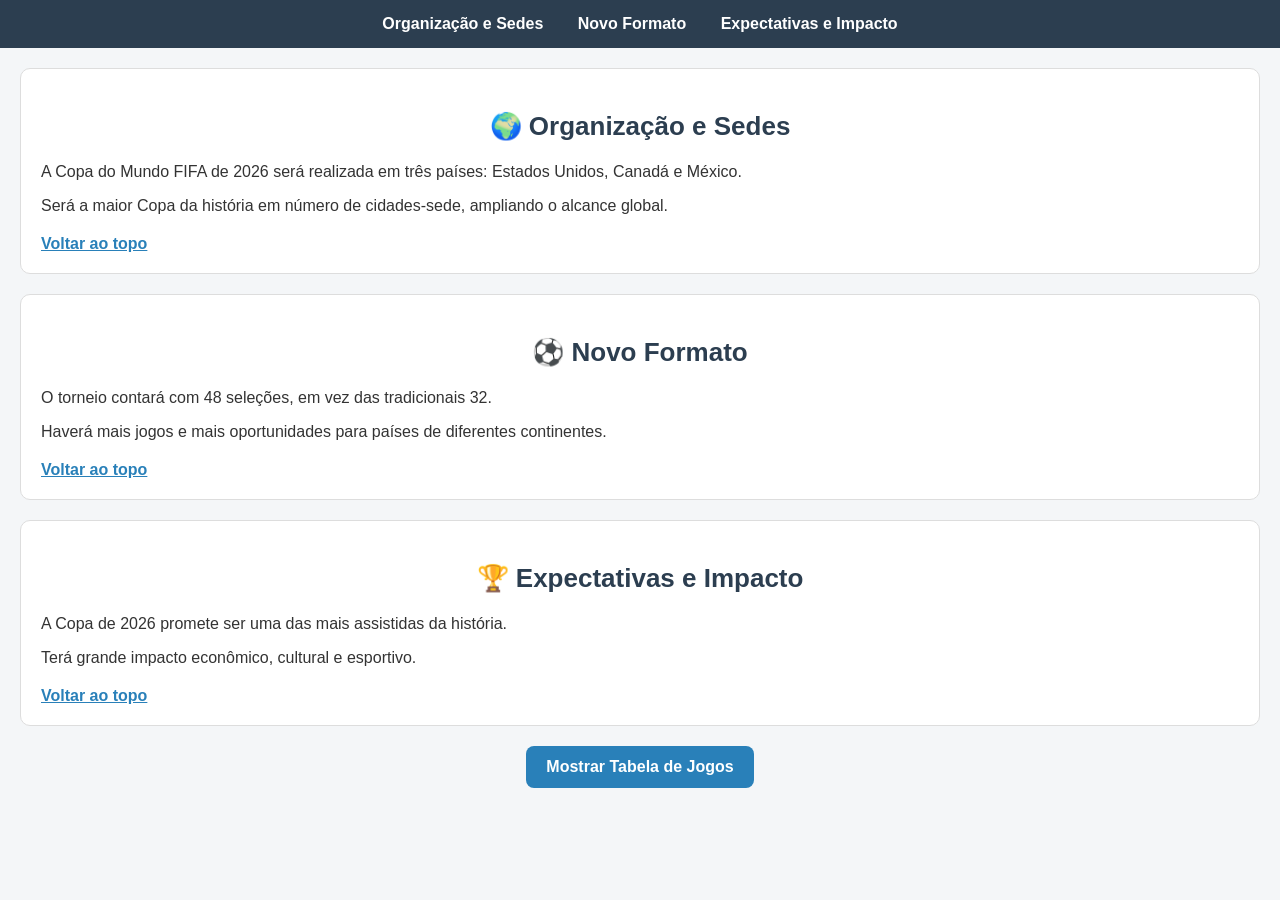
<file: prova3!.html>
<!DOCTYPE html>
<html lang="pt-BR">
<head>
    <meta charset="UTF-8">
    <title>Copa do Mundo 2026</title>
    <style>
        body {
            background-color: #f4f6f8;
            font-family: Arial, sans-serif;
            margin: 0;
            padding: 0;
        }

        .navbar {
            background-color: #2c3e50;
            padding: 15px;
            text-align: center;
        }

        .navbar a {
            color: #ffffff;
            text-decoration: none;
            margin: 0 15px;
            font-weight: bold;
        }

        .navbar a:hover {
            color: #f1c40f;
        }

        .secao {
            background-color: #ffffff;
            margin: 20px;
            padding: 20px;
            border-radius: 10px;
            border: 1px solid #ddd;
        }

        .secao h2 {
            font-size: 26px;
            font-weight: bold;
            color: #2c3e50;
            text-align: center;
        }

        .secao p {
            font-size: 16px;
            color: #333333;
            text-align: justify;
            margin-bottom: 10px;
        }

        .secao a {
            display: inline-block;
            margin-top: 10px;
            color: #2980b9;
            font-weight: bold;
        }

        button {
            display: block;
            margin: 20px auto;
            padding: 12px 20px;
            font-size: 16px;
            font-weight: bold;
            background-color: #2980b9;
            color: white;
            border: none;
            border-radius: 8px;
            cursor: pointer;
        }

        img {
            display: block;
            margin: 20px auto;
            max-width: 90%;
            border-radius: 10px;
        }
    </style>

    <script>
        function mostrarTabela() {
            const img = document.createElement("img");
            img.src = "Prova/Tabela_Jogos.png";
            img.alt = "Tabela de Jogos Copa 2026";
            document.body.appendChild(img);
        }
    </script>
</head>

<body id="topo">

    <nav class="navbar">
        <a href="#organizacao">Organização e Sedes</a>
        <a href="#formato">Novo Formato</a>
        <a href="#impacto">Expectativas e Impacto</a>
    </nav>

    <section id="organizacao" class="secao">
        <h2>🌍 Organização e Sedes</h2>
        <p>A Copa do Mundo FIFA de 2026 será realizada em três países: Estados Unidos, Canadá e México.</p>
        <p>Será a maior Copa da história em número de cidades-sede, ampliando o alcance global.</p>
        <a href="#topo">Voltar ao topo</a>
    </section>

    <section id="formato" class="secao">
        <h2>⚽ Novo Formato</h2>
        <p>O torneio contará com 48 seleções, em vez das tradicionais 32.</p>
        <p>Haverá mais jogos e mais oportunidades para países de diferentes continentes.</p>
        <a href="#topo">Voltar ao topo</a>
    </section>

    <section id="impacto" class="secao">
        <h2>🏆 Expectativas e Impacto</h2>
        <p>A Copa de 2026 promete ser uma das mais assistidas da história.</p>
        <p>Terá grande impacto econômico, cultural e esportivo.</p>
        <a href="#topo">Voltar ao topo</a>
    </section>

    <button onclick="mostrarTabela()">Mostrar Tabela de Jogos</button>

</body>
</html>




<OS OUTROS EXERCICIOS ERAM IGUAIS>
</file>
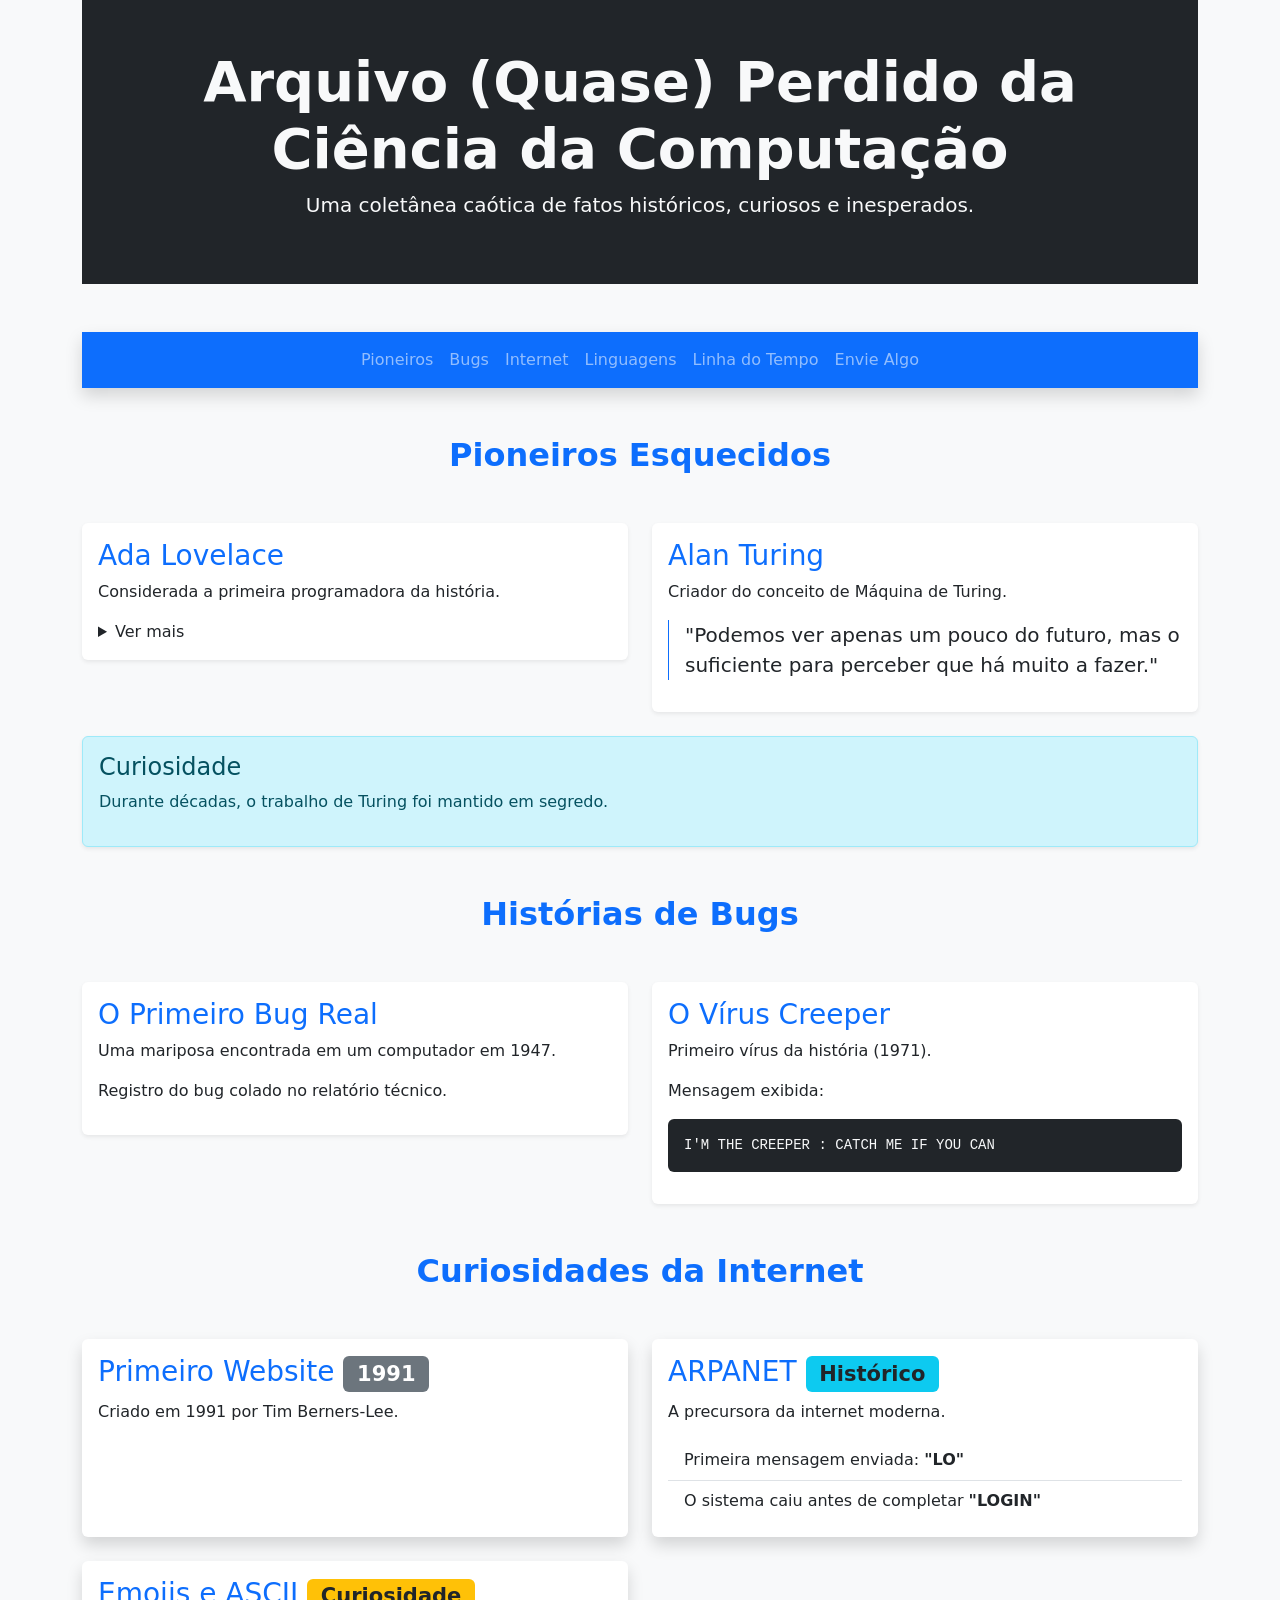
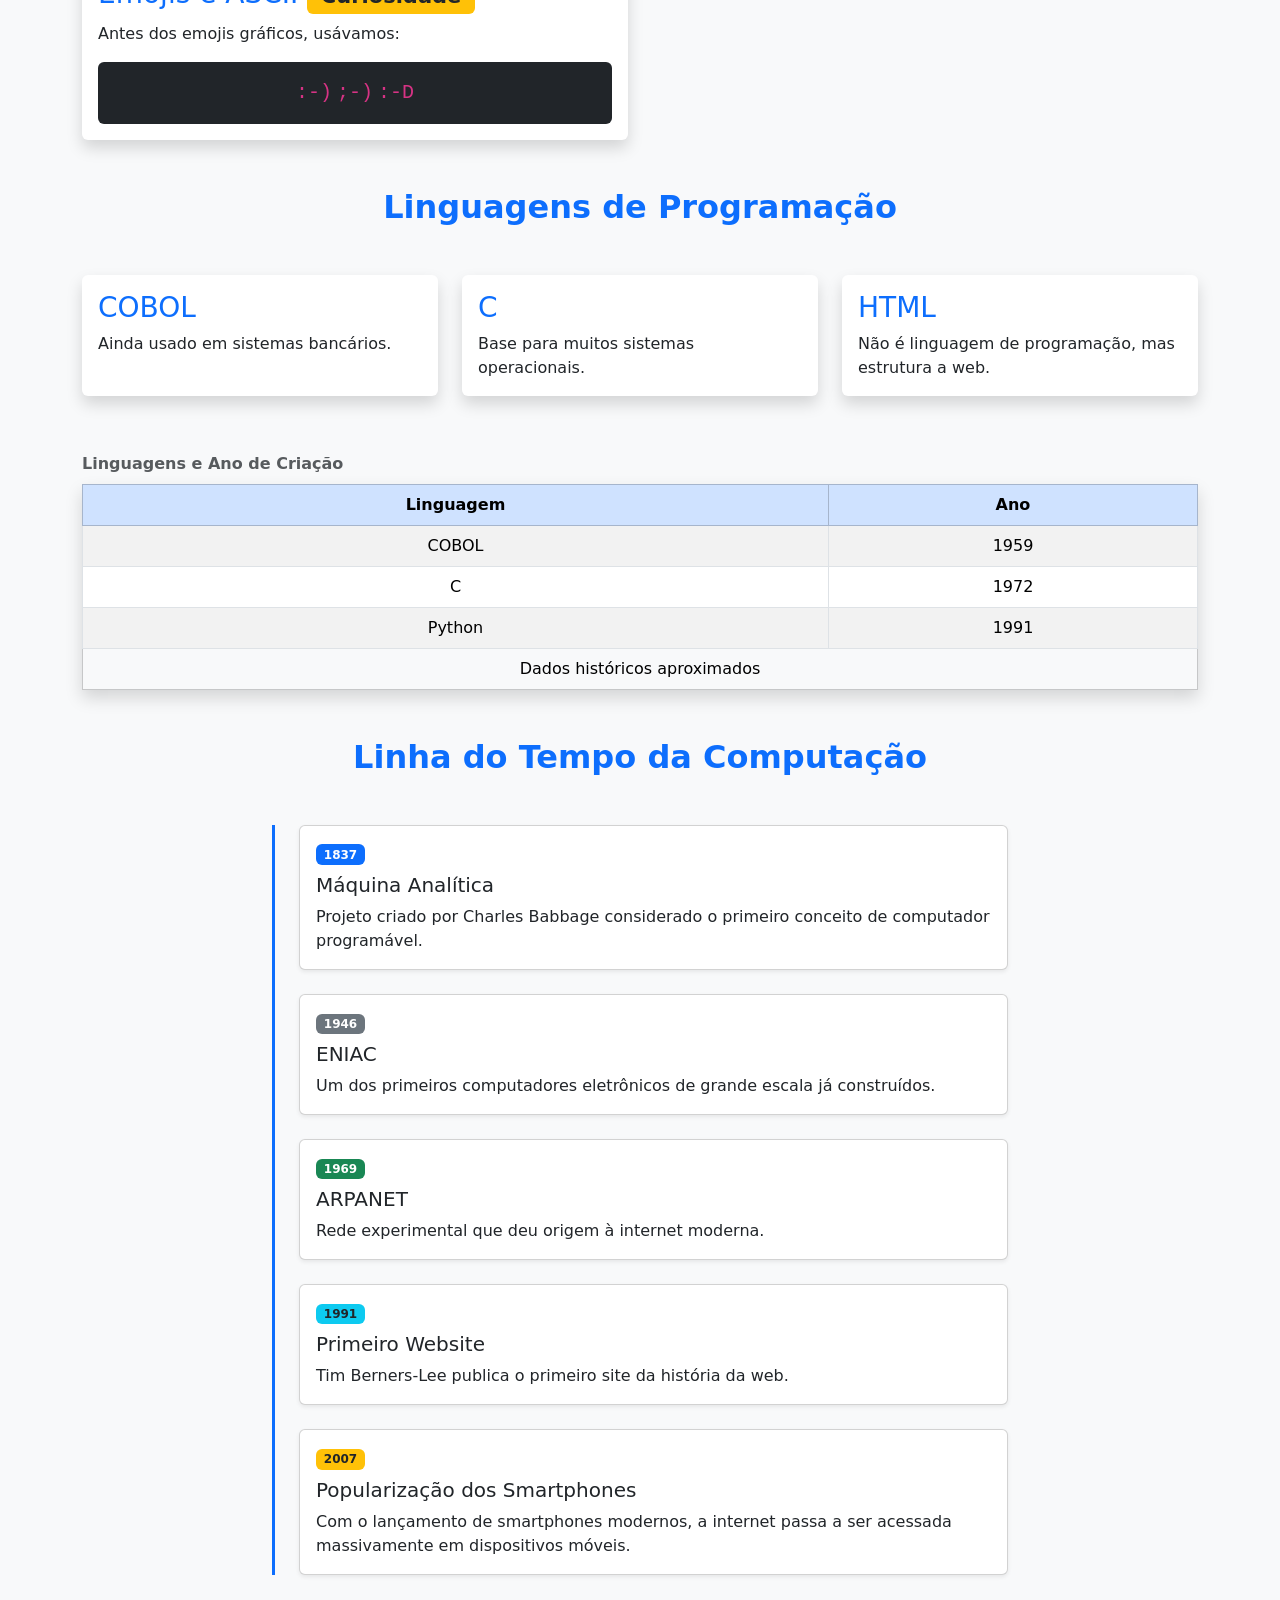
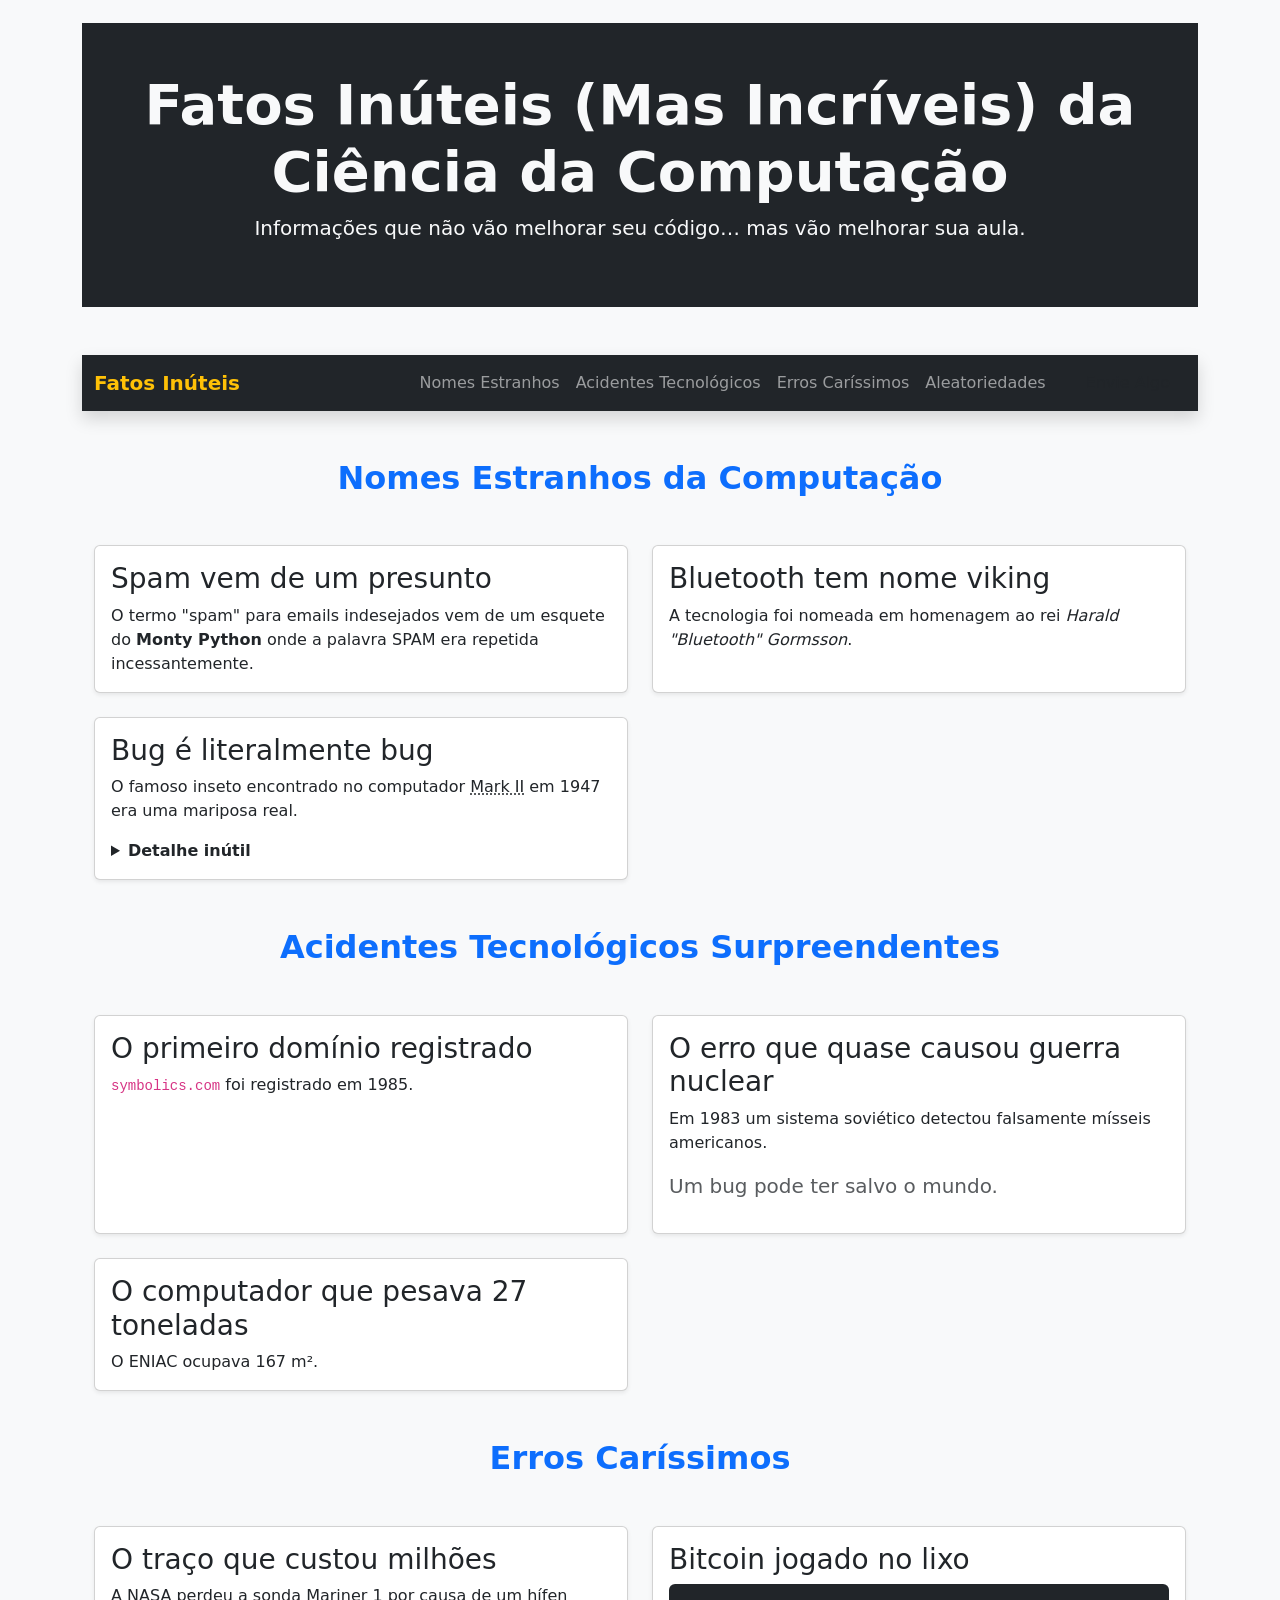
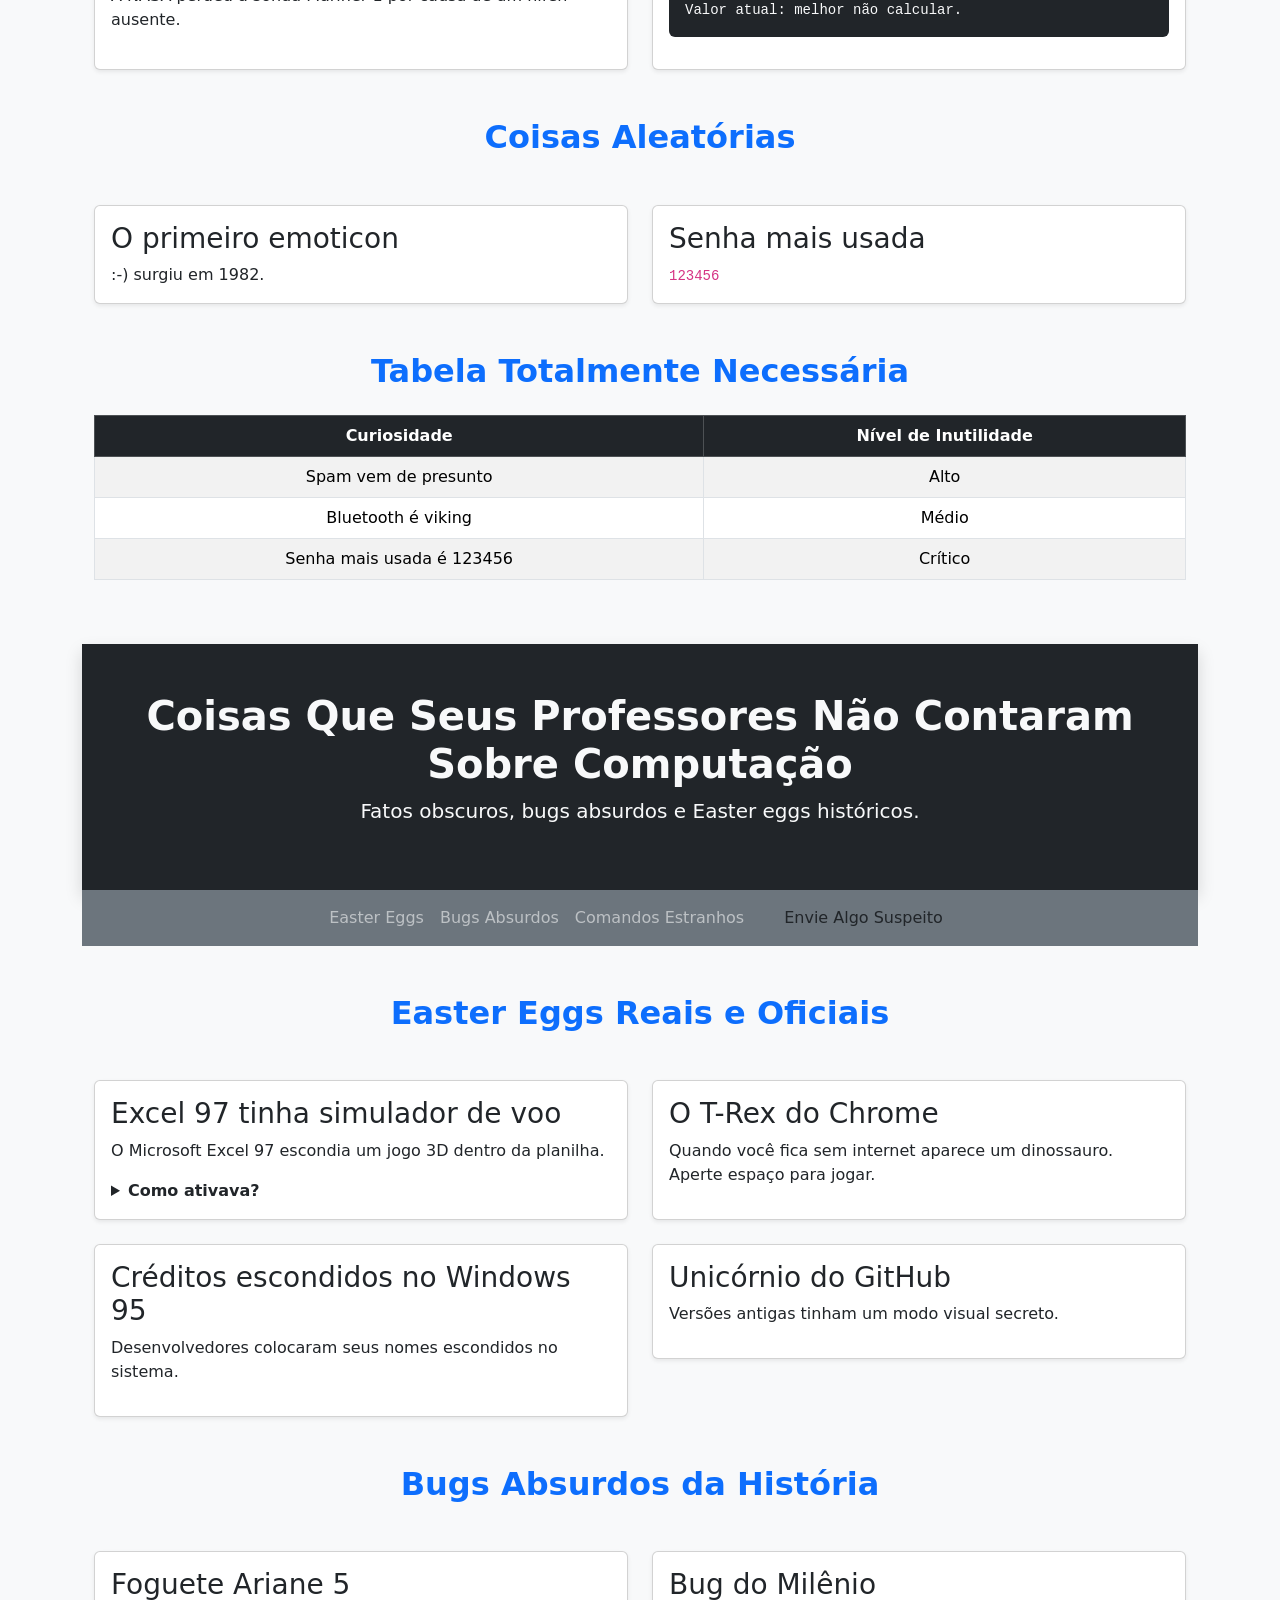
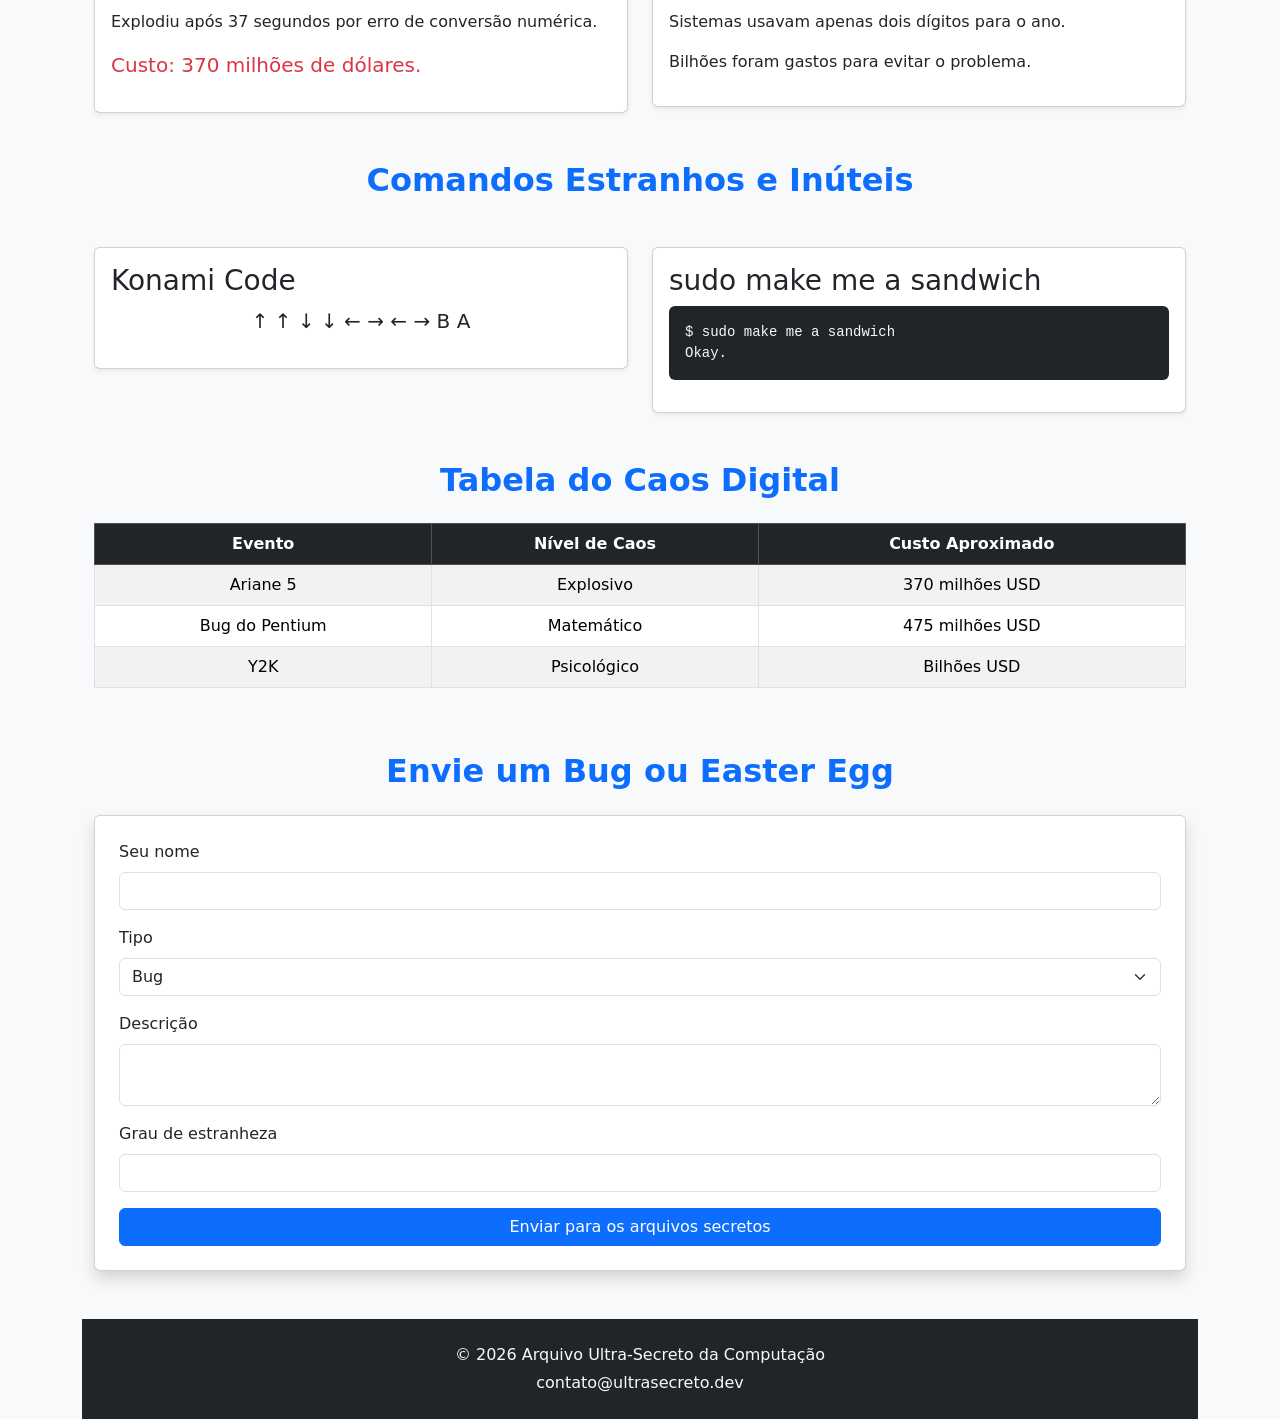
<file: trabalho5.html>
<!DOCTYPE html>
<html lang="pt-br">
<head>
    <meta charset="UTF-8">
    <meta name="description" content="Curiosidades e fatos históricos da Ciência da Computação">
    <meta name="author" content="Portal Computação">
    <meta name="viewport" content="width=device-width, initial-scale=1.0">
    <link href="https://cdn.jsdelivr.net/npm/bootstrap@5.3.8/dist/css/bootstrap.min.css" rel="stylesheet" integrity="sha384-sRIl4kxILFvY47J16cr9ZwB07vP4J8+LH7qKQnuqkuIAvNWLzeN8tE5YBujZqJLB" crossorigin="anonymous">
    <title>Arquivo Confuso da Computação</title>
</head>

<body>
    <body class="bg-light text-dark">

<div class="container">

    
    <header class="bg-dark text-light text-center py-5 mb-5">
    <h1 class="display-4 fw-bold">Arquivo (Quase) Perdido da Ciência da Computação</h1>
    <p class="lead">Uma coletânea caótica de fatos históricos, curiosos e inesperados.</p>
</header>
    
    <nav class="navbar navbar-expand-lg navbar-dark bg-primary shadow">
        
        <div class="container-fluid">

            <ul class="navbar-nav mx-auto">

                <li class="nav-item">
                    <a class="nav-link" href="#pioneiros">Pioneiros</a>
                </li>

                <li class="nav-item">
                    <a class="nav-link" href="#bugs">Bugs</a>
                </li>

                <li class="nav-item">
                    <a class="nav-link" href="#internet">Internet</a>
                </li>

                <li class="nav-item">
                    <a class="nav-link" href="#linguagens">Linguagens</a>
                </li>

                <li class="nav-item">
                    <a class="nav-link" href="#linha-do-tempo">Linha do Tempo</a>
                </li>

                <li class="nav-item">
                    <a class="nav-link" href="#formulario">Envie Algo</a>
                </li>

            </ul>

        </div>

    </nav>

</div>

    <main>

        <section id="pioneiros" class="container my-5">

<h2 class="text-center mb-5 fw-bold text-primary">Pioneiros Esquecidos</h2>

<div class="row g-4">
<!-- CARD 1 -->
<div class="col-md-6">

<div class="card shadow-sm border-0">
<div class="card-body">

<h3 class="card-title text-primary">Ada Lovelace</h3>

<p class="card-text">
Considerada a primeira programadora da história.
</p>

<details class="mt-2">
<summary>Ver mais</summary>
<p>Ela escreveu um algoritmo para a Máquina Analítica no século XIX.</p>
</details>

</div>
</div>

</div>
<!-- CARD 2 -->
<div class="col-md-6">

<div class="card shadow-sm border-0">
<div class="card-body">

<h3 class="card-title text-primary">Alan Turing</h3>

<p class="card-text">
Criador do conceito de Máquina de Turing.
</p>

<blockquote class="blockquote border-start border-primary ps-3">
<p>
"Podemos ver apenas um pouco do futuro, mas o suficiente para perceber que há muito a fazer."
</p>
</blockquote>

</div>
</div>

</div>

</div>

<div class="alert alert-info shadow-sm mt-4">
<h4>Curiosidade</h4>
<p>Durante décadas, o trabalho de Turing foi mantido em segredo.</p>
</div>

</section>

       <section id="bugs" class="container my-5">

<h2 class="text-center mb-5 fw-bold text-primary">Histórias de Bugs</h2>

<div class="row g-4">

<!-- CARD 1 -->
<div class="col-md-6">

<div class="card shadow-sm border-0">
<div class="card-body">

<article>
<h3 class="card-title text-primary">O Primeiro Bug Real</h3>

<p class="card-text">
Uma mariposa encontrada em um computador em 1947.
</p>

<figure>
<figcaption>
Registro do bug colado no relatório técnico.
</figcaption>
</figure>

</article>

</div>
</div>

</div>

<!-- CARD 2 -->
<div class="col-md-6">

<div class="card shadow-sm border-0">
<div class="card-body">

<article>

<h3 class="card-title text-primary">O Vírus Creeper</h3>

<p class="card-text">
Primeiro vírus da história (1971).
</p>

<p class="card-text">Mensagem exibida:</p>

<pre class="bg-dark text-light p-3 rounded">
I'M THE CREEPER : CATCH ME IF YOU CAN
</pre>

</article>

</div>
</div>

</div>

</div>

</section>

       <section id="internet" class="container my-5">

<h2 class="text-center mb-5 fw-bold text-primary">
Curiosidades da Internet
</h2>


<div class="row g-4">

<!-- CARD 1 -->
<div class="col-md-6">

<div class="card shadow border-0 h-100">
<div class="card-body">

<h3 class="card-title text-primary">
Primeiro Website
<span class="badge bg-secondary">1991</span>
</h3>

<p class="card-text">
Criado em 1991 por Tim Berners-Lee.
</p>

</div>
</div>

</div>

<!-- CARD 2 -->
<div class="col-md-6">

<div class="card shadow border-0 h-100">
<div class="card-body">

<h3 class="card-title text-primary">
ARPANET
<span class="badge bg-info text-dark">Histórico</span>
</h3>

<p class="card-text">
A precursora da internet moderna.
</p>

<ul class="list-group list-group-flush">
<li class="list-group-item">
Primeira mensagem enviada: <strong>"LO"</strong>
</li>
<li class="list-group-item">
O sistema caiu antes de completar <strong>"LOGIN"</strong>
</li>
</ul>

</div>
</div>

</div>

<!-- CARD 3 -->
<div class="col-md-6">

<div class="card shadow border-0 h-100">
<div class="card-body">

<h3 class="card-title text-primary">
Emojis e ASCII
<span class="badge bg-warning text-dark">Curiosidade</span>
</h3>

<p class="card-text">
Antes dos emojis gráficos, usávamos:
</p>

<div class="bg-dark text-light p-3 rounded text-center">
<code class="fs-5">:-)</code>
<code class="fs-5">;-)</code>
<code class="fs-5">:-D</code>
</div>

</div>
</div>

</div>

</div>

</section>
        <section id="linguagens" class="container my-5">

<h2 class="text-center mb-5 fw-bold text-primary">
Linguagens de Programação
</h2>

<div class="row g-4">

<!-- CARD 1 -->
<div class="col-md-4">

<div class="card shadow border-0 h-100">
<div class="card-body">

<h3 class="card-title text-primary">COBOL</h3>

<p class="card-text">
Ainda usado em sistemas bancários.
</p>

</div>
</div>

</div>

<!-- CARD 2 -->
<div class="col-md-4">

<div class="card shadow border-0 h-100">
<div class="card-body">

<h3 class="card-title text-primary">C</h3>

<p class="card-text">
Base para muitos sistemas operacionais.
</p>

</div>
</div>

</div>

<!-- CARD 3 -->
<div class="col-md-4">

<div class="card shadow border-0 h-100">
<div class="card-body">

<h3 class="card-title text-primary">HTML</h3>

<p class="card-text">
Não é linguagem de programação, mas estrutura a web.
</p>

</div>
</div>

</div>

</div>


<div class="mt-5">

<table class="table table-striped table-hover table-bordered text-center shadow">

<caption class="caption-top fw-bold">
Linguagens e Ano de Criação
</caption>

<thead class="table-primary">
<tr>
<th>Linguagem</th>
<th>Ano</th>
</tr>
</thead>

<tbody>
<tr>
<td>COBOL</td>
<td>1959</td>
</tr>

<tr>
<td>C</td>
<td>1972</td>
</tr>

<tr>
<td>Python</td>
<td>1991</td>
</tr>

</tbody>

<tfoot class="table-light">
<tr>
<td colspan="2">
Dados históricos aproximados
</td>
</tr>
</tfoot>

</table>

</div>

</section>

        <section id="linha-do-tempo" class="container my-5">

<h2 class="text-center mb-5 fw-bold text-primary">
Linha do Tempo da Computação
</h2>

<div class="row">

<div class="col-md-8 mx-auto">

<div class="border-start border-3 border-primary ps-4">


<div class="card shadow-sm mb-4">
<div class="card-body">

<span class="badge bg-primary mb-2">1837</span>

<h5 class="card-title">Máquina Analítica</h5>

<p class="card-text">
Projeto criado por Charles Babbage considerado o primeiro conceito de computador programável.
</p>

</div>
</div>


<div class="card shadow-sm mb-4">
<div class="card-body">

<span class="badge bg-secondary mb-2">1946</span>

<h5 class="card-title">ENIAC</h5>

<p class="card-text">
Um dos primeiros computadores eletrônicos de grande escala já construídos.
</p>

</div>
</div>


<div class="card shadow-sm mb-4">
<div class="card-body">

<span class="badge bg-success mb-2">1969</span>

<h5 class="card-title">ARPANET</h5>

<p class="card-text">
Rede experimental que deu origem à internet moderna.
</p>

</div>
</div>


<div class="card shadow-sm mb-4">
<div class="card-body">

<span class="badge bg-info text-dark mb-2">1991</span>

<h5 class="card-title">Primeiro Website</h5>

<p class="card-text">
Tim Berners-Lee publica o primeiro site da história da web.
</p>

</div>
</div>


<div class="card shadow-sm">
<div class="card-body">

<span class="badge bg-warning text-dark mb-2">2007</span>

<h5 class="card-title">Popularização dos Smartphones</h5>

<p class="card-text">
Com o lançamento de smartphones modernos, a internet passa a ser acessada massivamente em dispositivos móveis.
</p>

</div>
</div>

</div>

</div>

</div>

</section>


</div>
<div class="container">


 <header class="bg-dark text-light text-center py-5 mb-5">
    <h1 class="display-4 fw-bold">Fatos Inúteis (Mas Incríveis) da Ciência da Computação</h1>
    <p class="lead">Informações que não vão melhorar seu código… mas vão melhorar sua aula.</p>
</header>




<nav class="navbar navbar-expand-lg navbar-dark bg-dark shadow">
  <div class="container">

    <!-- Título do site -->
    <a class="navbar-brand fw-bold text-warning" href="#">
      Fatos Inúteis
    </a>

   
    <button class="navbar-toggler" type="button" data-bs-toggle="collapse" data-bs-target="#menuSite">
      <span class="navbar-toggler-icon"></span>
    </button>

    <!-- Links -->
    <div class="collapse navbar-collapse" id="menuSite">
      <ul class="navbar-nav ms-auto">

        <li class="nav-item">
          <a class="nav-link" href="#nomes">Nomes Estranhos</a>
        </li>

        <li class="nav-item">
          <a class="nav-link" href="#acidentes">Acidentes Tecnológicos</a>
        </li>

        <li class="nav-item">
          <a class="nav-link" href="#dinheiro">Erros Caríssimos</a>
        </li>

        <li class="nav-item">
          <a class="nav-link" href="#aleatorio">Aleatoriedades</a>
        </li>

        <li class="nav-item">
          <a class="nav-link btn btn-warning text-dark ms-3 px-3" href="#form">
            Envie Algo
          </a>
        </li>

      </ul>
    </div>

  </div>
</nav>



<section id="nomes" class="container my-5">

<h2 class="text-center mb-5 fw-bold text-primary">Nomes Estranhos da Computação</h2>

<div class="row g-4">

<div class="col-md-6">
<div class="card shadow-sm h-100">
<div class="card-body">

<h3 class="card-title">Spam vem de um presunto</h3>

<p class="card-text">
O termo "spam" para emails indesejados vem de um esquete do
<strong>Monty Python</strong> onde a palavra SPAM era repetida incessantemente.
</p>

</div>
</div>
</div>


<div class="col-md-6">
<div class="card shadow-sm h-100">
<div class="card-body">

<h3 class="card-title">Bluetooth tem nome viking</h3>

<p class="card-text">
A tecnologia foi nomeada em homenagem ao rei
<em>Harald "Bluetooth" Gormsson</em>.
</p>

</div>
</div>
</div>


<div class="col-md-6">
<div class="card shadow-sm h-100">
<div class="card-body">

<h3 class="card-title">Bug é literalmente bug</h3>

<p class="card-text">
O famoso inseto encontrado no computador
<abbr title="Harvard Mark II">Mark II</abbr> em 1947 era uma mariposa real.
</p>

<details class="mt-2">
<summary class="fw-semibold">Detalhe inútil</summary>
<p>O inseto ainda está preservado em um museu.</p>
</details>

</div>
</div>
</div>

</div>
</section>


<section id="acidentes" class="container my-5">

<h2 class="text-center mb-5 fw-bold text-primary">Acidentes Tecnológicos Surpreendentes</h2>

<div class="row g-4">

<div class="col-md-6">
<div class="card shadow-sm h-100">
<div class="card-body">

<h3 class="card-title">O primeiro domínio registrado</h3>

<p class="card-text">
<code>symbolics.com</code> foi registrado em 1985.
</p>

</div>
</div>
</div>


<div class="col-md-6">
<div class="card shadow-sm h-100">
<div class="card-body">

<h3 class="card-title">O erro que quase causou guerra nuclear</h3>

<p class="card-text">
Em 1983 um sistema soviético detectou falsamente mísseis americanos.
</p>

<blockquote class="blockquote text-muted">
Um bug pode ter salvo o mundo.
</blockquote>

</div>
</div>
</div>


<div class="col-md-6">
<div class="card shadow-sm h-100">
<div class="card-body">

<h3 class="card-title">O computador que pesava 27 toneladas</h3>

<p class="card-text">
O ENIAC ocupava 167 m².
</p>

</div>
</div>
</div>

</div>
</section>


<section id="dinheiro" class="container my-5">

<h2 class="text-center mb-5 fw-bold text-primary">Erros Caríssimos</h2>

<div class="row g-4">

<div class="col-md-6">
<div class="card shadow-sm h-100">
<div class="card-body">

<h3 class="card-title">O traço que custou milhões</h3>

<p class="card-text">
A NASA perdeu a sonda Mariner 1 por causa de um hífen ausente.
</p>

</div>
</div>
</div>


<div class="col-md-6">
<div class="card shadow-sm h-100">
<div class="card-body">

<h3 class="card-title">Bitcoin jogado no lixo</h3>

<pre class="bg-dark text-light p-3 rounded">
Valor atual: melhor não calcular.
</pre>

</div>
</div>
</div>

</div>
</section>


<section id="aleatorio" class="container my-5">

<h2 class="text-center mb-5 fw-bold text-primary">Coisas Aleatórias</h2>

<div class="row g-4">

<div class="col-md-6">
<div class="card shadow-sm">
<div class="card-body">

<h3 class="card-title">O primeiro emoticon</h3>
<p class="card-text">:-) surgiu em 1982.</p>

</div>
</div>
</div>

<div class="col-md-6">
<div class="card shadow-sm">
<div class="card-body">

<h3 class="card-title">Senha mais usada</h3>
<code>123456</code>

</div>
</div>
</div>

</div>
</section>


<section class="container my-5">

<h2 class="text-center mb-4 fw-bold text-primary">Tabela Totalmente Necessária</h2>

<div class="table-responsive">

<table class="table table-striped table-hover table-bordered text-center">

<thead class="table-dark">
<tr>
<th>Curiosidade</th>
<th>Nível de Inutilidade</th>
</tr>
</thead>

<tbody>
<tr>
<td>Spam vem de presunto</td>
<td>Alto</td>
</tr>

<tr>
<td>Bluetooth é viking</td>
<td>Médio</td>
</tr>

<tr>
<td>Senha mais usada é 123456</td>
<td>Crítico</td>
</tr>
</tbody>

</table>

</div>

</section>

<header class="bg-dark text-light text-center py-5 shadow">
<div class="container">

<h1 class="fw-bold">
Coisas Que Seus Professores Não Contaram Sobre Computação
</h1>

<p class="lead">
Fatos obscuros, bugs absurdos e Easter eggs históricos.
</p>

</div>
</header>

<nav class="navbar navbar-expand-lg navbar-dark bg-secondary sticky-top">
<div class="container">

<button class="navbar-toggler" type="button" data-bs-toggle="collapse" data-bs-target="#menu2">
<span class="navbar-toggler-icon"></span>
</button>

<div class="collapse navbar-collapse" id="menu2">

<ul class="navbar-nav mx-auto">

<li class="nav-item">
<a class="nav-link" href="#easter-eggs">Easter Eggs</a>
</li>

<li class="nav-item">
<a class="nav-link" href="#bugs-absurdos">Bugs Absurdos</a>
</li>

<li class="nav-item">
<a class="nav-link" href="#comandos-secretos">Comandos Estranhos</a>
</li>

<li class="nav-item">
<a class="nav-link btn btn-warning text-dark ms-3 px-3" href="#formulario-secreto">
Envie Algo Suspeito
</a>
</li>

</ul>

</div>
</div>
</nav>

<section id="easter-eggs" class="container my-5">

<h2 class="text-center mb-5 fw-bold text-primary">
Easter Eggs Reais e Oficiais
</h2>

<div class="row g-4">

<div class="col-md-6">
<div class="card shadow-sm h-100">
<div class="card-body">

<h3 class="card-title">Excel 97 tinha simulador de voo</h3>

<p class="card-text">
O Microsoft Excel 97 escondia um jogo 3D dentro da planilha.
</p>

<details>
<summary class="fw-semibold">Como ativava?</summary>
<p>Era necessário selecionar células específicas e usar combinações de teclado.</p>
</details>

</div>
</div>
</div>


<div class="col-md-6">
<div class="card shadow-sm">
<div class="card-body">

<h3 class="card-title">O T-Rex do Chrome</h3>

<p>
Quando você fica sem internet aparece um dinossauro.
Aperte espaço para jogar.
</p>

</div>
</div>
</div>


<div class="col-md-6">
<div class="card shadow-sm">
<div class="card-body">

<h3>Créditos escondidos no Windows 95</h3>

<p>
Desenvolvedores colocaram seus nomes escondidos no sistema.
</p>

</div>
</div>
</div>


<div class="col-md-6">
<div class="card shadow-sm">
<div class="card-body">

<h3>Unicórnio do GitHub</h3>

<p>
Versões antigas tinham um modo visual secreto.
</p>

</div>
</div>
</div>

</div>
</section>

<section id="bugs-absurdos" class="container my-5">

<h2 class="text-center mb-5 fw-bold text-primary">
Bugs Absurdos da História
</h2>

<div class="row g-4">

<div class="col-md-6">
<div class="card shadow-sm">
<div class="card-body">

<h3>Foguete Ariane 5</h3>

<p>
Explodiu após 37 segundos por erro de conversão numérica.
</p>

<blockquote class="blockquote text-danger">
Custo: 370 milhões de dólares.
</blockquote>

</div>
</div>
</div>


<div class="col-md-6">
<div class="card shadow-sm">
<div class="card-body">

<h3>Bug do Milênio</h3>

<p>
Sistemas usavam apenas dois dígitos para o ano.
</p>

<p>
Bilhões foram gastos para evitar o problema.
</p>

</div>
</div>
</div>

</div>
</section>

<section id="comandos-secretos" class="container my-5">

<h2 class="text-center mb-5 fw-bold text-primary">
Comandos Estranhos e Inúteis
</h2>

<div class="row g-4">

<div class="col-md-6">
<div class="card shadow-sm">
<div class="card-body">

<h3>Konami Code</h3>

<p class="fs-5 text-center">
↑ ↑ ↓ ↓ ← → ← → B A
</p>

</div>
</div>
</div>


<div class="col-md-6">
<div class="card shadow-sm">
<div class="card-body">

<h3>sudo make me a sandwich</h3>

<pre class="bg-dark text-light p-3 rounded">
$ sudo make me a sandwich
Okay.
</pre>

</div>
</div>
</div>

</div>
</section>

<section class="container my-5">

<h2 class="text-center mb-4 fw-bold text-primary">
Tabela do Caos Digital
</h2>

<div class="table-responsive">

<table class="table table-striped table-hover table-bordered text-center">

<thead class="table-dark">

<tr>
<th>Evento</th>
<th>Nível de Caos</th>
<th>Custo Aproximado</th>
</tr>

</thead>

<tbody>

<tr>
<td>Ariane 5</td>
<td>Explosivo</td>
<td>370 milhões USD</td>
</tr>

<tr>
<td>Bug do Pentium</td>
<td>Matemático</td>
<td>475 milhões USD</td>
</tr>

<tr>
<td>Y2K</td>
<td>Psicológico</td>
<td>Bilhões USD</td>
</tr>

</tbody>

</table>

</div>
</section>

<section id="formulario-secreto" class="container my-5">

<h2 class="text-center mb-4 fw-bold text-primary">
Envie um Bug ou Easter Egg
</h2>

<form class="card shadow p-4">

<div class="mb-3">
<label class="form-label">Seu nome</label>
<input type="text" class="form-control">
</div>

<div class="mb-3">
<label class="form-label">Tipo</label>

<select class="form-select">
<option>Bug</option>
<option>Easter Egg</option>
<option>Comando estranho</option>
</select>

</div>

<div class="mb-3">
<label class="form-label">Descrição</label>
<textarea class="form-control"></textarea>
</div>

<div class="mb-3">
<label class="form-label">Grau de estranheza</label>
<input type="number" class="form-control" min="1" max="10">
</div>

<button class="btn btn-primary">
Enviar para os arquivos secretos
</button>

</form>

</section>

<footer class="bg-dark text-light text-center py-4 mt-5">

<p class="mb-1">
© 2026 Arquivo Ultra-Secreto da Computação
</p>

<address class="mb-0">
contato@ultrasecreto.dev
</address>

</footer>
</file>
